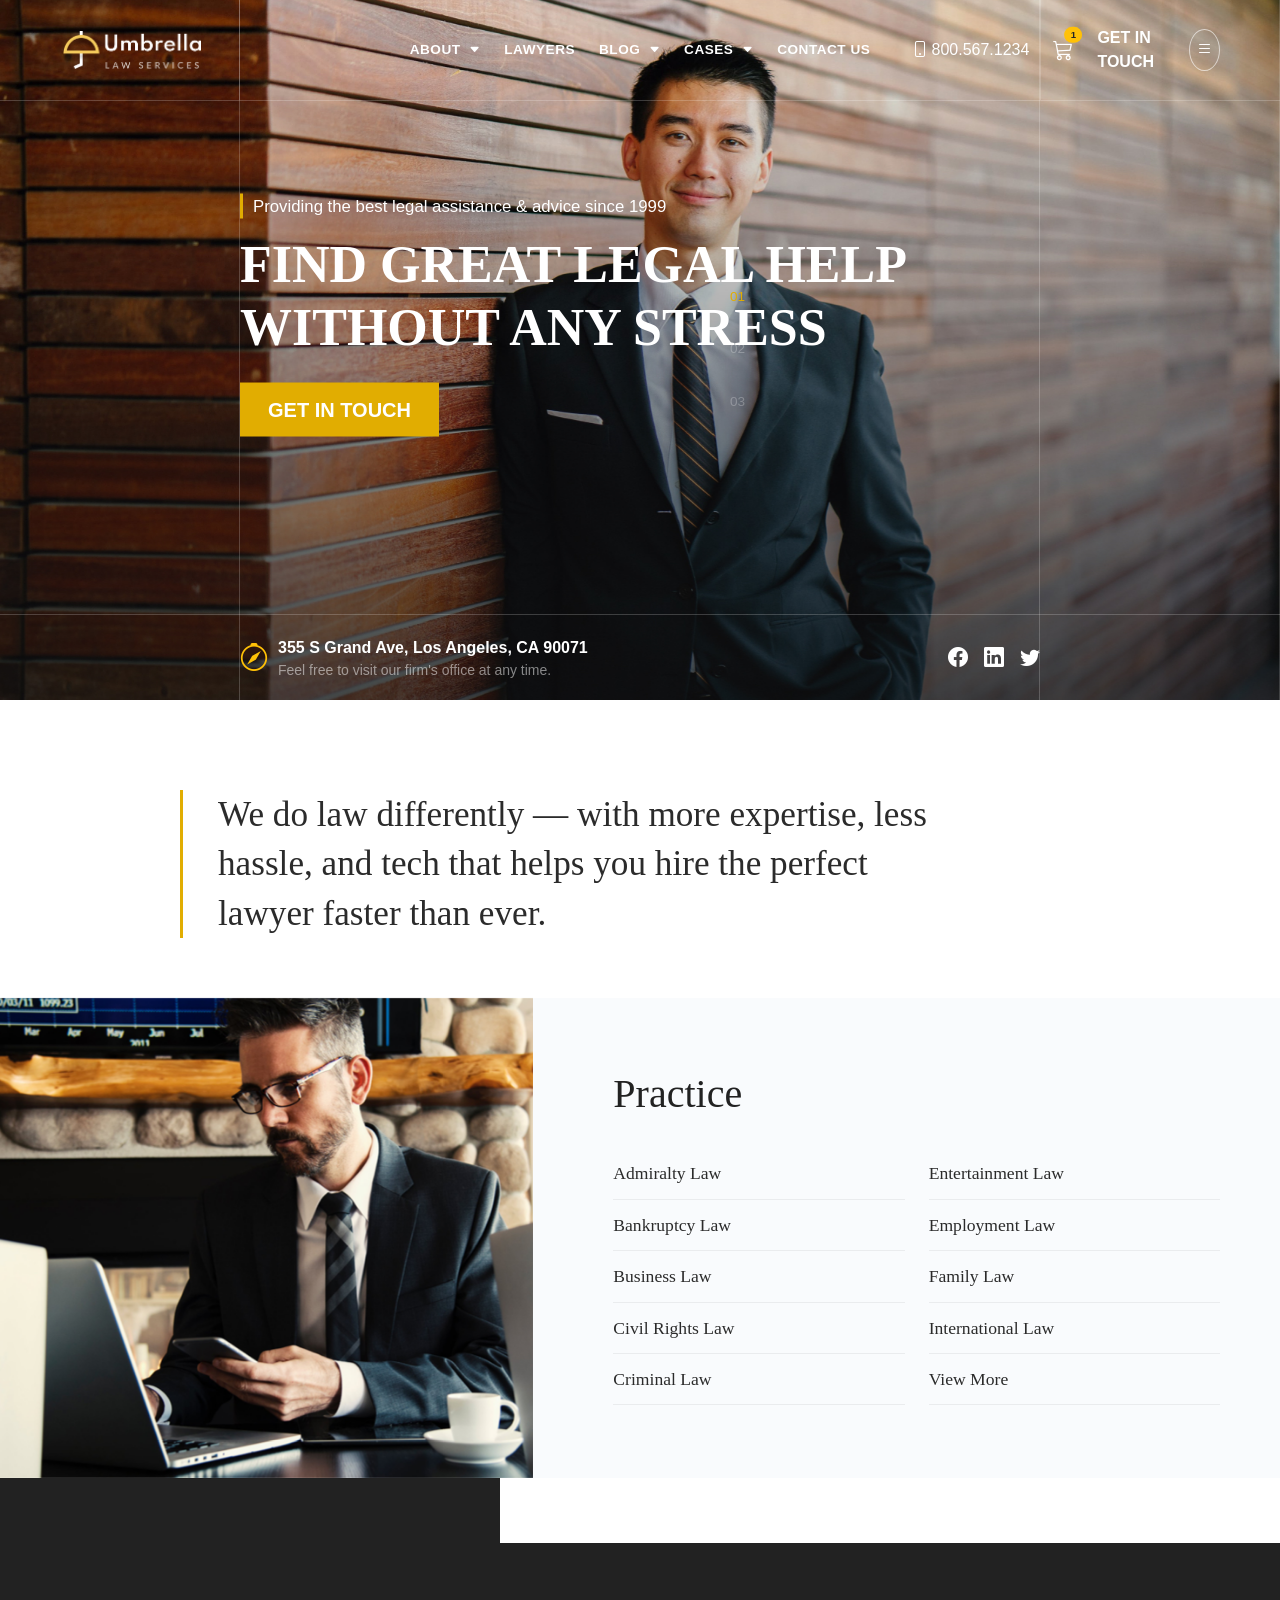
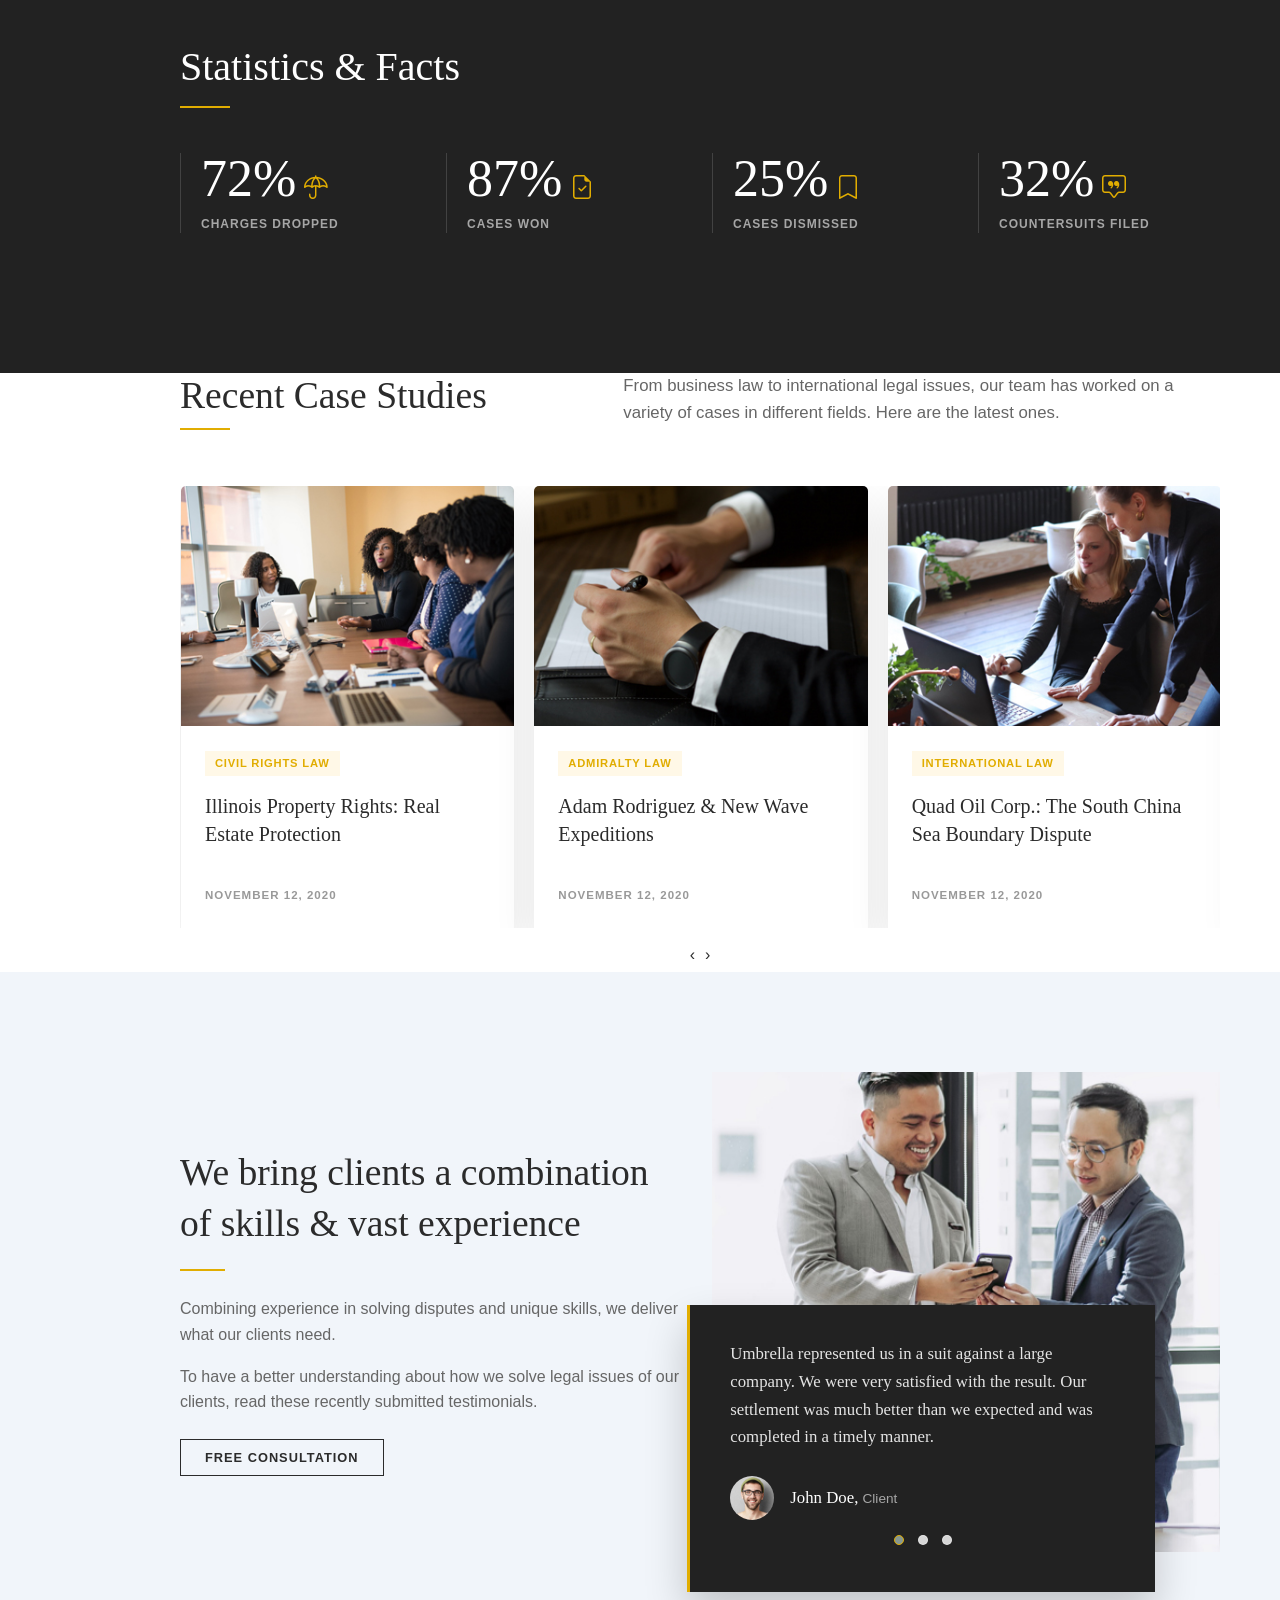
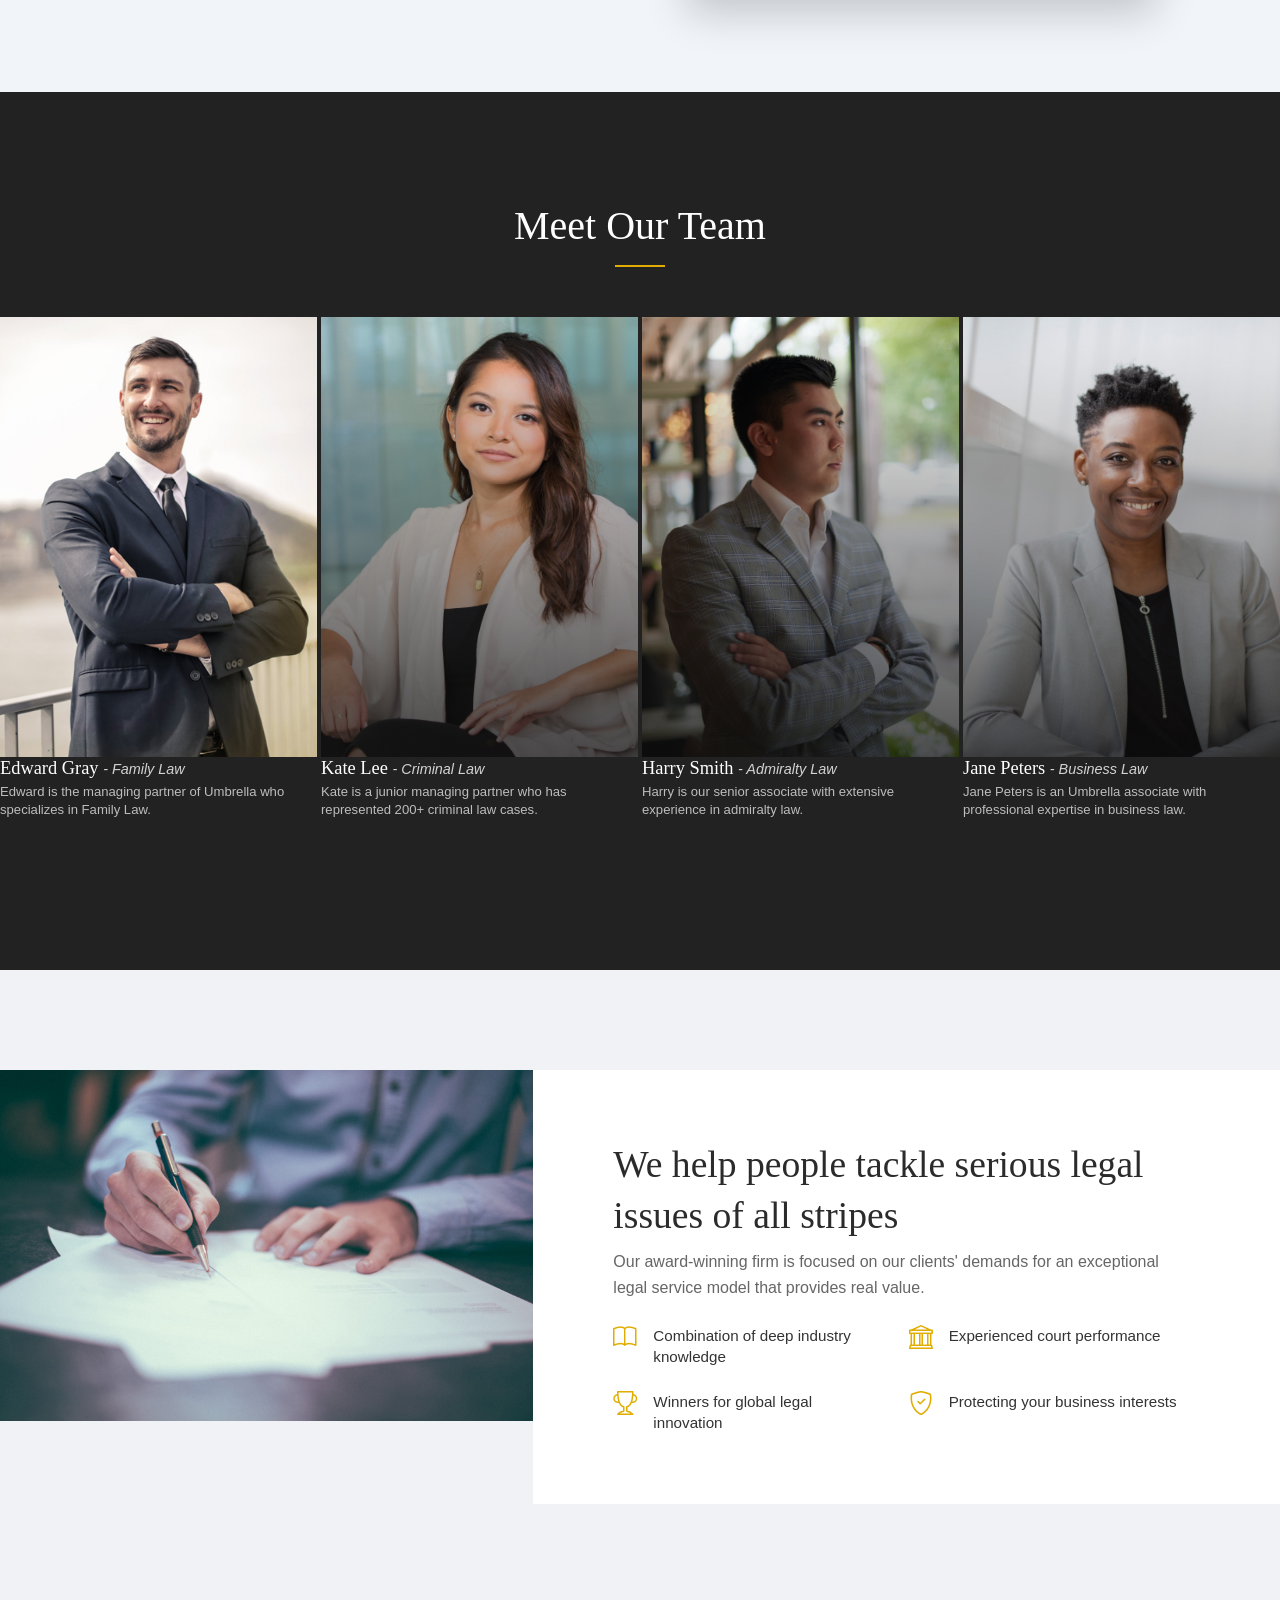
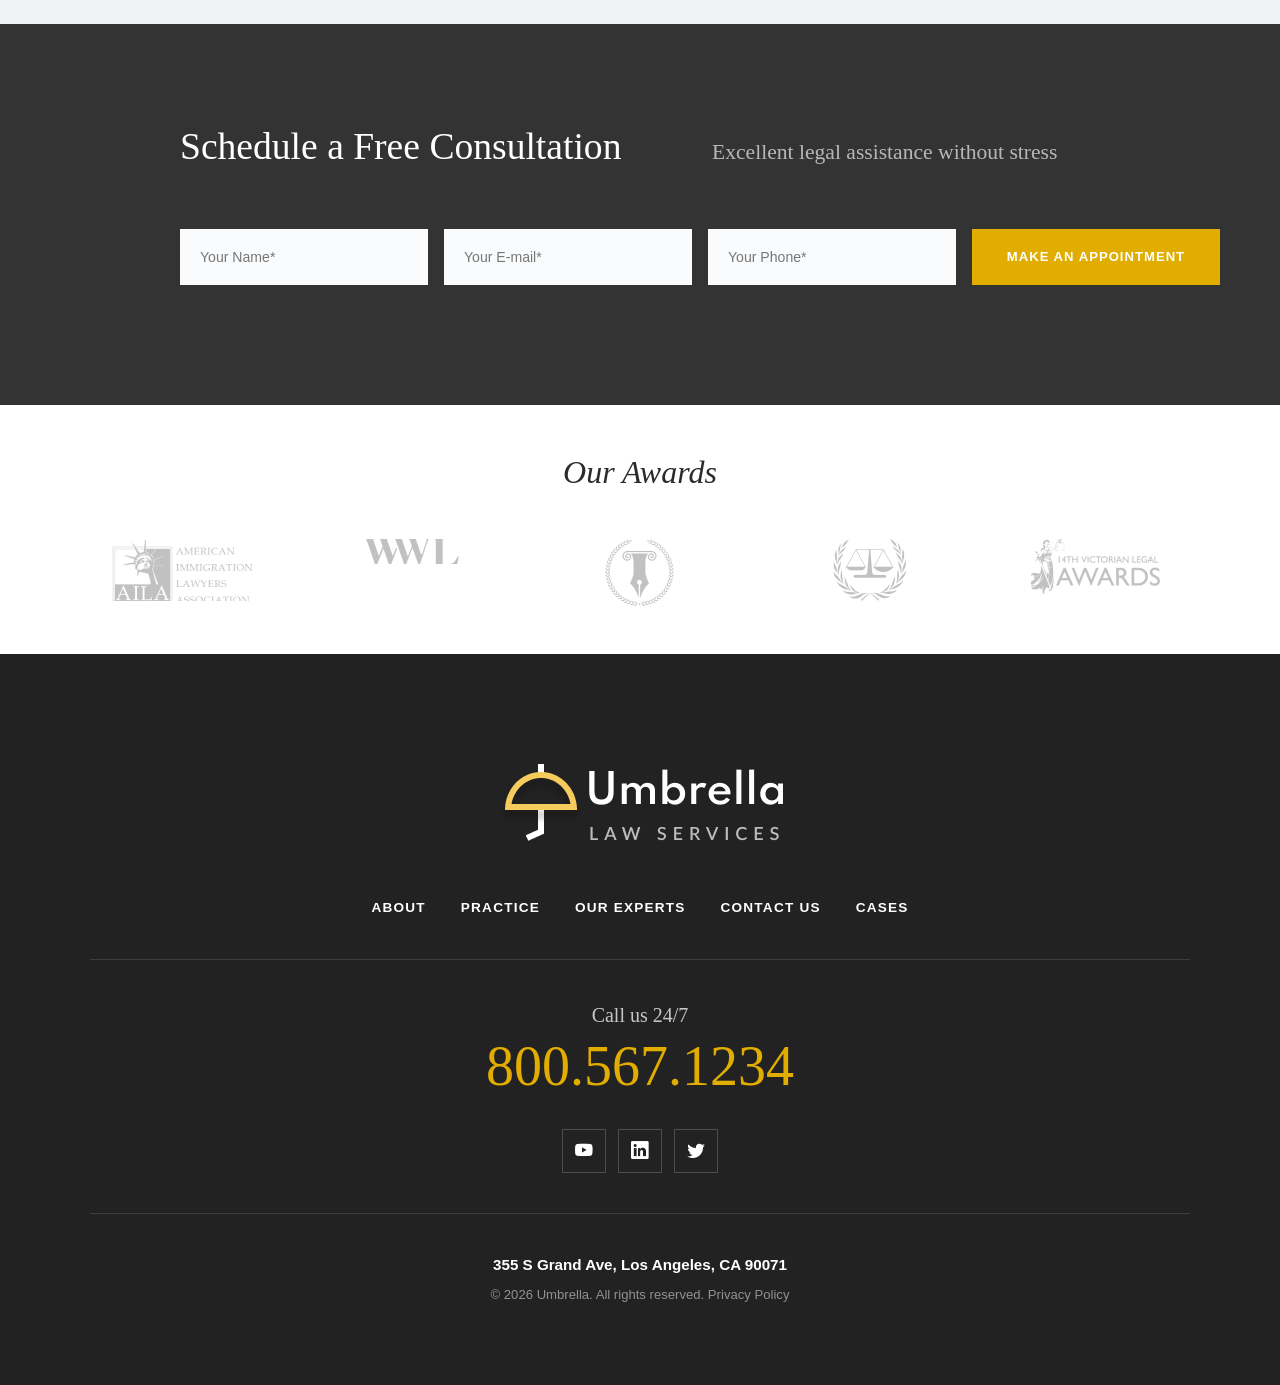
<file: index.html>
<!doctype html>
<html lang="en">
  <head>
    <meta charset="utf-8">
    <meta name="viewport" content="width=device-width, initial-scale=1">
    <title>Umbrella - Law Consulting</title>
    <link rel="stylesheet" href="https://cdn.jsdelivr.net/npm/bootstrap-icons@1.11.3/font/bootstrap-icons.min.css">
    <link href="https://cdn.jsdelivr.net/npm/bootstrap@5.3.8/dist/css/bootstrap.min.css" rel="stylesheet">
    <link rel="stylesheet" href="./style/main.css">
    <link rel="stylesheet" href="https://cdnjs.cloudflare.com/ajax/libs/OwlCarousel2/2.3.4/assets/owl.carousel.min.css">
    <link rel="stylesheet" href="https://cdnjs.cloudflare.com/ajax/libs/OwlCarousel2/2.3.4/assets/owl.theme.default.min.css">
  </head>
  <body>
<!-- header -->
    <header class="site-header" id="siteHeader" >
      <div class="container-fluid h-100">
        <div class="d-flex align-items-center justify-content-between h-100">
          <!-- 1. ლოგო, მარცხენა მხარეს  -->
          <div class="header-group header-brand">
            <a href="index.html" class="d-flex align-items-center text-decoration-none text-white">
              <img src="./images/logo-inverse-285x77.png" alt="Umbrella Law Services" class="header-logo">
            </a>
          </div>
          <!-- 2. ცენტეალური მენიუ -->
          <div class="header-group header-nav">
            <nav>
              <ul class="navbar-nav flex-row gap-4 mb-0">
                <li class="nav-item dropdown">
                  <a class="nav-link" href="about.html">
                    ABOUT
                    <span class="dropdown-toggle-caret" id="aboutDropdown" data-bs-toggle="dropdown" aria-expanded="false">
                      <i class="bi bi-caret-down-fill"></i>
                    </span>
                  </a>
                  <ul class="dropdown-menu custom-dropdown" aria-labelledby="aboutDropdown">
                    <li><a class="dropdown-item" href="team.html">Team Member</a></li>
                  </ul>
                </li>
                <li class="nav-item">
                  <a class="nav-link" href="lawyers.html">LAWYERS</a>
                </li>
                <li class="nav-item dropdown">
                  <a class="nav-link" href="blog.html">
                    BLOG
                    <span class="dropdown-toggle-caret" id="blogDropdown" data-bs-toggle="dropdown" aria-expanded="false">
                      <i class="bi bi-caret-down-fill"></i>
                    </span>
                  </a>
                  <ul class="dropdown-menu custom-dropdown" aria-labelledby="blogDropdown">
                    <li><a class="dropdown-item" href="blog.html">Blog post</a></li>
                  </ul>
                </li>
                <li class="nav-item dropdown">
                  <a class="nav-link" href="cases.html">
                    CASES
                    <span class="dropdown-toggle-caret" id="casesDropdown" data-bs-toggle="dropdown" aria-expanded="false">
                      <i class="bi bi-caret-down-fill"></i>
                    </span>
                  </a>
                  <ul class="dropdown-menu custom-dropdown" aria-labelledby="casesDropdown">
                    <li><a class="dropdown-item" href="cases.html">Case page</a></li>
                  </ul>
                </li>
                <li class="nav-item">
                  <a class="nav-link" href="contact.html">CONTACT US</a>
                </li>
              </ul>
            </nav>
          </div>
          <!-- 3. ჰამბურგერ მენიუ -->
          <div class="header-group header-actions">
            <div class="d-flex align-items-center gap-4">
              <a href="tel:8005671234" class="text-white text-decoration-none d-none d-lg-flex align-items-center gap-1">
                <i class="bi bi-phone"></i> <span>800.567.1234</span>
              </a>
              <a href="cart.html" class="position-relative text-white">
                <i class="bi bi-cart3 fs-5"></i>
                <span class="position-absolute top-0 start-100 translate-middle badge rounded-pill bg-warning text-dark" style="font-size: 0.6rem;">1</span>
              </a>
              <a href="contact.html" class="text-white text-decoration-none fw-bold d-none d-lg-inline">GET IN TOUCH</a>
              <button class="hamburger-btn" aria-label="Toggle menu">
                <i class="bi bi-list"></i>
              </button>
            </div>
          </div>
        </div>
      </div>
    </header>
    <!-- 1st section home page with 3 slider -->
<section class="hero-section">
  <!-- კარუსელი -->
  <div id="carouselExampleIndicators" class="carousel slide" data-bs-ride="carousel">
    <!-- დავამატე ციფრები, ხაზების მაგივრად -->
    <div class="carousel-indicators custom-num-indicators">
      <button type="button" data-bs-target="#carouselExampleIndicators" data-bs-slide-to="0" class="active" aria-current="true" aria-label="Slide 1">01</button>
      <button type="button" data-bs-target="#carouselExampleIndicators" data-bs-slide-to="1" aria-label="Slide 2">02</button>
      <button type="button" data-bs-target="#carouselExampleIndicators" data-bs-slide-to="2" aria-label="Slide 3">03</button>
    </div>
<!-- ფოტოები -->
    <div class="carousel-inner">
      <div class="carousel-item active">
        <img src="./images/hero-img-man.jpg" class="d-block w-100" alt="Professional lawyer">
      </div>
      <div class="carousel-item">
        <img src="./images/hero-img-hand.jpg" class="d-block w-100" alt="Signing a document">
      </div>
      <div class="carousel-item">
        <img src="./images/hero-img-desk.jpg" class="d-block w-100" alt="Working at a desk">
      </div>
    </div>
  </div>

  <!-- ვერტიკალური და ფორიზონტალური ხაზები -->
  <div class="hero-grid-overlay">
    <div class="hero-grid-box"></div>
    <div class="hero-grid-box"></div>
    <div class="hero-grid-box right-box"></div>
  </div>
  <div class="hero-line-top"></div>
  <div class="hero-line-bottom"></div>

  <!-- სათაური და button  -->
  <div class="hero-content">
    <div class="hero-badge">Providing the best legal assistance &amp; advice since 1999</div>
    <h1 class="hero-title">FIND GREAT LEGAL HELP<br>WITHOUT ANY STRESS</h1>
    <a href="contact.html" class="btn btn-warning btn-lg fw-bold rounded-0 mt-3">GET IN TOUCH</a>
  </div>

  <!-- მისამართი და სოცმედია icons -->
  <div class="hero-bottom-bar">
    <div class="address-box">
      <i class="bi bi-compass fs-3 text-warning"></i>
      <div>
        <div class="fw-bold text-white">355 S Grand Ave, Los Angeles, CA 90071</div>
        <div class="text-white-50 small">Feel free to visit our firm's office at any time.</div>
      </div>
    </div>
    <div class="social-box">
      <a href="about.html" class="text-white"><i class="bi bi-facebook fs-5"></i></a>
      <a href="about.html" class="text-white ms-3"><i class="bi bi-linkedin fs-5"></i></a>
      <a href="about.html" class="text-white ms-3"><i class="bi bi-twitter fs-5"></i></a>
    </div>
  </div>
</section>

<!-- 2nd section სათაური      -->
<section class="quote-section">
  <div class="quote-container">
    <p class="quote-text">
      We do law differently — with more expertise, less <br> hassle, and tech that helps you hire the perfect <br> lawyer faster than ever.
    </p>
  </div>
</section>

<!-- 3rd secction practice -->

<section class="practice-section">
  <div class="container-fluid p-0">
    <div class="row g-0 align-items-stretch">
      
      <!-- ფოტო -->
      <div class="col-lg-5 practice-animate">
        <img src="./images/man-in-suit-with-phone.jpg" class="practice-img" alt="Lawyer working on laptop">
      </div>

      <!-- ჩამონათვალი  -->
      <div class="col-lg-7 practice-content-col practice-animate">
        <div class="practice-content-inner">
          <h2 class="practice-title">Practice</h2>
          
          <div class="row g-4">
            <div class="col-md-6">
              <ul class="practice-list">
                <li><a href="cases.html">Admiralty Law</a></li>
                <li><a href="cases.html">Bankruptcy Law</a></li>
                <li><a href="cases.html">Business Law</a></li>
                <li><a href="cases.html">Civil Rights Law</a></li>
                <li><a href="cases.html">Criminal Law</a></li>
              </ul>
            </div>
            <div class="col-md-6">
              <ul class="practice-list">
                <li><a href="cases.html">Entertainment Law</a></li>
                <li><a href="cases.html">Employment Law</a></li>
                <li><a href="cases.html">Family Law</a></li>
                <li><a href="cases.html">International Law</a></li>
                <li><a href="cases.html">View More</a></li>
              </ul>
            </div>
          </div>
        </div>
      </div>

    </div>
  </div>

  <!-- შავი მართკთხედი -->
  <div class="dark-rectangle-bar"></div>
</section>

<!-- 4th section სტატისტიკა -->
<section class="stats-section">
  <div class="stats-container">
<!-- სათაური -->
    <div class="stats-header">
      <h2 class="stats-title">Statistics &amp; Facts</h2>
    </div>
  <!-- ქარდები -->
    <div class="row g-4">
      <!-- Stat 1 -->
      <div class="col-6 col-lg-3">
        <div class="stat-box">
          <div class="stat-number">
            72% <i class="bi bi-umbrella"></i>
          </div>
          <div class="stat-label">CHARGES DROPPED</div>
        </div>
      </div>
      <!-- Stat 2 -->
      <div class="col-6 col-lg-3">
        <div class="stat-box">
          <div class="stat-number">
            87% <i class="bi bi-file-earmark-check"></i>
          </div>
          <div class="stat-label">CASES WON</div>
        </div>
      </div>
      <!-- Stat 3 -->
      <div class="col-6 col-lg-3">
        <div class="stat-box">
          <div class="stat-number">
            25% <i class="bi bi-bookmark"></i>
          </div>
          <div class="stat-label">CASES DISMISSED</div>
        </div>
      </div>
      <!-- Stat 4 -->
      <div class="col-6 col-lg-3">
        <div class="stat-box">
          <div class="stat-number">
            32% <i class="bi bi-chat-square-quote"></i>
          </div>
          <div class="stat-label">COUNTERSUITS FILED</div>
        </div>
      </div>
    </div>
  </div>
</section>

<!-- 5th section მინდინარე ქეისები -->
<section class="case-studies-section">
  <div class="case-studies-container">
    
    <!-- Section Header -->
    <div class="row align-items-start mb-5">
      <div class="col-md-5">
        <h2 class="section-title mb-2">Recent Case Studies</h2>
      </div>
      <div class="col-md-7">
        <p class="section-description mb-0">
          From business law to international legal issues, our team has worked on a variety of cases in different fields. Here are the latest ones.
        </p>
      </div>
    </div>

    <!-- Cards Carousel (Owl Carousel) -->
    <div class="case-studies-carousel owl-carousel owl-theme">
      
      <!-- Slide 1 -->
      <div class="item">
        <div class="card case-card">
          <img src="./images/1st card.jpg" class="card-img-top" alt="Case Study 1">
          <div class="card-body p-4">
            <span class="case-category">CIVIL RIGHTS LAW</span>
            <h5 class="case-title">Illinois Property Rights: Real Estate Protection</h5>
            <div class="case-date">NOVEMBER 12, 2020</div>
          </div>
        </div>
      </div>

      <!-- Slide 2 -->
      <div class="item">
        <div class="card case-card">
          <img src="./images/2nd card.jpg" class="card-img-top" alt="Case Study 2">
          <div class="card-body p-4">
            <span class="case-category">ADMIRALTY LAW</span>
            <h5 class="case-title">Adam Rodriguez &amp; New Wave Expeditions</h5>
            <div class="case-date">NOVEMBER 12, 2020</div>
          </div>
        </div>
      </div>

      <!-- Slide 3 -->
      <div class="item">
        <div class="card case-card">
          <img src="./images/3rd card.jpg" class="card-img-top" alt="Case Study 3">
          <div class="card-body p-4">
            <span class="case-category">INTERNATIONAL LAW</span>
            <h5 class="case-title">Quad Oil Corp.: The South China Sea Boundary Dispute</h5>
            <div class="case-date">NOVEMBER 12, 2020</div>
          </div>
        </div>
      </div>

      <!-- Slide 4 -->
      <div class="item">
        <div class="card case-card">
          <img src="./images/4th card.jpg" class="card-img-top" alt="Case Study 4">
          <div class="card-body p-4">
            <span class="case-category">INTELLECTUAL PROPERTY</span>
            <h5 class="case-title">Tech Startup Patent Infringement Defense</h5>
            <div class="case-date">NOVEMBER 12, 2020</div>
          </div>
        </div>
      </div>

    </div>
  </div>
</section>
<!-- 6th section testimonials -->
<section class="about-testimonials-section">
  <div class="testimonials-container">
    <div class="row align-items-center">
      <!-- მარცხენა მხარე ტექსტი და სათაური -->
      <div class="col-lg-6 mb-5 mb-lg-0">
        <h2 class="testimonials-heading">We bring clients a combination of skills &amp; vast experience</h2>
        <p class="testimonials-desc mb-3">Combining experience in solving disputes and unique skills, we deliver what our clients need.</p>
        <p class="testimonials-desc mb-4">To have a better understanding about how we solve legal issues of our clients, read these recently submitted testimonials.</p>
        <a href="contact.html" class="btn btn-outline-dark rounded-0 px-4 py-2 text-uppercase fw-semibold btn-consultation">FREE CONSULTATION</a>
      </div>
      <!-- მარჯვენა მხარე ფოტო ფა ცარუსელი -->
      <div class="col-lg-6 testimonials-img-col position-relative">
        <img src="./images/two-men-watching-phone.jpg" alt="Team collaborating" class="testimonials-img">

        <!-- ცლიენტების კარუსელი -->
        <div class="testimonial-overlay-box">
          <div class="owl-carousel owl-theme testimonial-slider">
            
            <!-- Slide 1 -->
            <div class="item">
              <p class="testimonial-text">
                Umbrella represented us in a suit against a large company. We were very satisfied with the result. Our settlement was much better than we expected and was completed in a timely manner.
              </p>
              <div class="d-flex align-items-center">
                <img src="./images/John Smith, Client.jpg" alt="John Doe" class="testimonials-client-avatar me-3">
                <div>
                  <h6 class="testimonials-client-name mb-0">John Doe, <span class="testimonials-client-title">Client</span></h6>
                </div>
              </div>
            </div>

            <!-- Slide 2 -->
            <div class="item">
              <p class="testimonial-text">
                I received great results when utilizing the legal services of Umbrella. They understood my circumstances and were able to get me the results I wanted.
              </p>
              <div class="d-flex align-items-center">
                <img src="./images/Jane Smith,Client.jpg" alt="Sarah Smith" class="testimonials-client-avatar me-3">
                <div>
                  <h6 class="testimonials-client-name mb-0">Sarah Smith, <span class="testimonials-client-title">Client</span></h6>
                </div>
              </div>
            </div>

            <!-- Slide 3 -->
            <div class="item">
              <p class="testimonial-text">
                Umbrella Law Firm was great to work with. Their team set expectations from the beginning and answered my many questions throughout the process.
              </p>
              <div class="d-flex align-items-center">
                <img src="./images/Edward Harrison, Client.jpg" alt="Michael Brown" class="testimonials-client-avatar me-3">
                <div>
                  <h6 class="testimonials-client-name mb-0">Michael Brown, <span class="testimonials-client-title">Client</span></h6>
                </div>
              </div>
            </div>
          </div>
        </div>
      </div>
    </div>
  </div>
</section>
<!-- 7th section ჯგუფის წევრების ქარდები -->
<section class="team-section">
  <div clსათაურიainer">
    <!-- სათაური -->
    <div class="team-header text-center">
      <h2 class="team-title">Meet Our Team</h2>
    </div>
    <!-- ქარდები -->
    <div class="row row-cols-1 row-cols-md-2 row-cols-lg-4 g-1">
      <!-- Team Member 1 -->
      <div class="col">
        <div class="card team-card">
          <img src="./images/team member-1.jpg" class="card-img" alt="Edward Gray">
          <div class="team-overlay">
            <h5 class="team-name">Edward Gray <span class="team-role">- Family Law</span></h5>
            <p class="team-desc">Edward is the managing partner of Umbrella who specializes in Family Law.</p>
          </div>
          <div class="team-hover-arrow">&rarr;</div>
        </div>
      </div>

      <!-- Team Member 2 -->
      <div class="col">
        <div class="card team-card">
          <img src="./images/team member-2.jpg" class="card-img" alt="Kate Lee">
          <div class="team-overlay">
            <h5 class="team-name">Kate Lee <span class="team-role">- Criminal Law</span></h5>
            <p class="team-desc">Kate is a junior managing partner who has represented 200+ criminal law cases.</p>
          </div>
          <div class="team-hover-arrow">&rarr;</div>
        </div>
      </div>

      <!-- Team Member 3 -->
      <div class="col">
        <div class="card team-card">
          <img src="./images/team member-3.jpg" class="card-img" alt="Harry Smith">
          <div class="team-overlay">
            <h5 class="team-name">Harry Smith <span class="team-role">- Admiralty Law</span></h5>
            <p class="team-desc">Harry is our senior associate with extensive experience in admiralty law.</p>
          </div>
          <div class="team-hover-arrow">&rarr;</div>
        </div>
      </div>

      <!-- Team Member 4 -->
      <div class="col">
        <div class="card team-card">
          <img src="./images/team member-4.jpg" class="card-img" alt="Jane Peters">
          <div class="team-overlay">
            <h5 class="team-name">Jane Peters <span class="team-role">- Business Law</span></h5>
            <p class="team-desc">Jane Peters is an Umbrella associate with professional expertise in business law.</p>
          </div>
          <div class="team-hover-arrow">&rarr;</div>
        </div>
      </div>

    </div>
  </div>
</section>
<!-- 8th სექცია -->
<section class="legal-issues-section">
  <div class="container-fluid p-0">
    <div class="row g-0 align-items-stretch">
      
      <!-- ფოტო -->
      <div class="col-lg-5">
        <img src="./images/signature.jpg" class="legal-img" alt="Signing a document">
      </div>

      <!-- ტექსტი -->
      <div class="col-lg-7">
        <div class="legal-content-box">
          <h2 class="legal-title">We help people tackle serious legal issues of all stripes</h2>
          <p class="legal-desc mb-4">
            Our award-winning firm is focused on our clients' demands for an exceptional legal service model that provides real value.
          </p>
<!-- აიქონები, ოთხი მოკლე სათაური -->
          <div class="row g-4">
            <div class="col-sm-6 d-flex align-items-start gap-3">
              <i class="bi bi-book legal-icon"></i>
              <span class="legal-feature-text">Combination of deep industry knowledge</span>
            </div>
            <div class="col-sm-6 d-flex align-items-start gap-3">
              <i class="bi bi-bank legal-icon"></i>
              <span class="legal-feature-text">Experienced court performance</span>
            </div>
            <div class="col-sm-6 d-flex align-items-start gap-3">
              <i class="bi bi-trophy legal-icon"></i>
              <span class="legal-feature-text">Winners for global legal innovation</span>
            </div>
            <div class="col-sm-6 d-flex align-items-start gap-3">
              <i class="bi bi-shield-check legal-icon"></i>
              <span class="legal-feature-text">Protecting your business interests</span>
            </div>
          </div>
        </div>
      </div>
    </div>
  </div>
</section>

<!-- 9th section სარეგისტრაციო ფორმა -->
<section class="consultation-section">
  <div class="consultation-container">
    
    <!-- Header -->
    <div class="row align-items-center mb-5">
      <div class="col-lg-6 mb-3 mb-lg-0">
        <h2 class="consultation-title">Schedule a Free Consultation</h2>
      </div>
      <div class="col-lg-6">
        <p class="consultation-subtitle">Excellent legal assistance without stress</p>
      </div>
    </div>

    <!-- Form -->
    <form class="row g-3" novalidate>
      <div class="col-md-3">
        <input type="text" class="form-control consultation-input" placeholder="Your Name*" required>
      </div>
      <div class="col-md-3">
        <input type="email" class="form-control consultation-input" placeholder="Your E-mail*" required>
      </div>
      <div class="col-md-3">
        <input type="tel" class="form-control consultation-input" placeholder="Your Phone*" required>
      </div>
      <div class="col-md-3">
        <button type="submit" class="btn consultation-btn w-100">MAKE AN APPOINTMENT</button>
      </div>
    </form>

  </div>
</section>
<!-- 10th section ჯილოდები -->
    <section class="py-5 text-center bg-white">
      <div class="container">
        <h2 class="fst-italic mb-5">Our Awards</h2>

        <div class="owl-carousel owl-theme" id="awards-carousel">
          <div class="item">
            <img src="./images/statue-award.png" alt="Award 1" class="img-fluid mx-auto" style="max-height: 100px; width: auto;">
          </div>
          <div class="item">
            <img src="./images/wwl-award.png" alt="Award 2" class="img-fluid mx-auto" style="max-height: 100px; width: auto;">
          </div>
          <div class="item">
            <img src="./images/pen-award.png" alt="Award 3" class="img-fluid mx-auto" style="max-height: 100px; width: auto;">
          </div>
          <div class="item">
            <img src="./images/scales-award.png" alt="Award 4" class="img-fluid mx-auto" style="max-height: 100px; width: auto;">
          </div>
          <div class="item">
            <img src="./images/victorian-award.png" alt="Award 5" class="img-fluid mx-auto" style="max-height: 100px; width: auto;">
          </div>
        </div>
      </div>
    </section>
<!--  footer -->
<footer class="site-footer text-center">
  <div class="container">
    
    <!-- Logo -->
    <a href="index.html" class="d-inline-block mb-4">
      <img src="./images/logo-inverse-285x77.png" alt="Umbrella Law Services">
    </a>

    <!-- ნავიგაციის ლინკები -->
    <ul class="footer-nav">
      <li><a href="about.html">ABOUT</a></li>
      <li><a href="#practice">PRACTICE</a></li>
      <li><a href="lawyers.html">OUR EXPERTS</a></li>
      <li><a href="contact.html">CONTACT US</a></li>
      <li><a href="cases.html">CASES</a></li>
    </ul>

   <!-- გამყოფი ხაზი -->
    <div class="footer-divider"></div>

    <!-- ტელეფონი -->
    <p class="footer-call-title">Call us 24/7</p>
    <h2 class="footer-phone">800.567.1234</h2>

    <!-- სოციალური ქსელის აიქონები -->
    <div class="footer-socials">
      <a href="#" class="social-btn" aria-label="YouTube"><i class="bi bi-youtube"></i></a>
      <a href="#" class="social-btn" aria-label="LinkedIn"><i class="bi bi-linkedin"></i></a>
      <a href="#" class="social-btn" aria-label="Twitter"><i class="bi bi-twitter"></i></a>
    </div>

    <!-- გამყოფი ხაზი -->
    <div class="footer-divider"></div>

    <!--მისამართი -->
    <p class="footer-address">355 S Grand Ave, Los Angeles, CA 90071</p>
    <p class="footer-copyright">
      &copy; 2026 Umbrella. All rights reserved. <a href="privacy.html">Privacy Policy</a>
    </p>

  </div>
</footer>



    <script src="https://cdnjs.cloudflare.com/ajax/libs/jquery/3.7.1/jquery.min.js"></script>
    <script src="https://cdnjs.cloudflare.com/ajax/libs/OwlCarousel2/2.3.4/owl.carousel.min.js"></script>
    <script src="https://cdn.jsdelivr.net/npm/bootstrap@5.3.8/dist/js/bootstrap.bundle.min.js">
    </script>
    <script src="./js/main.js"></script>
  </body>
</html>
</file>
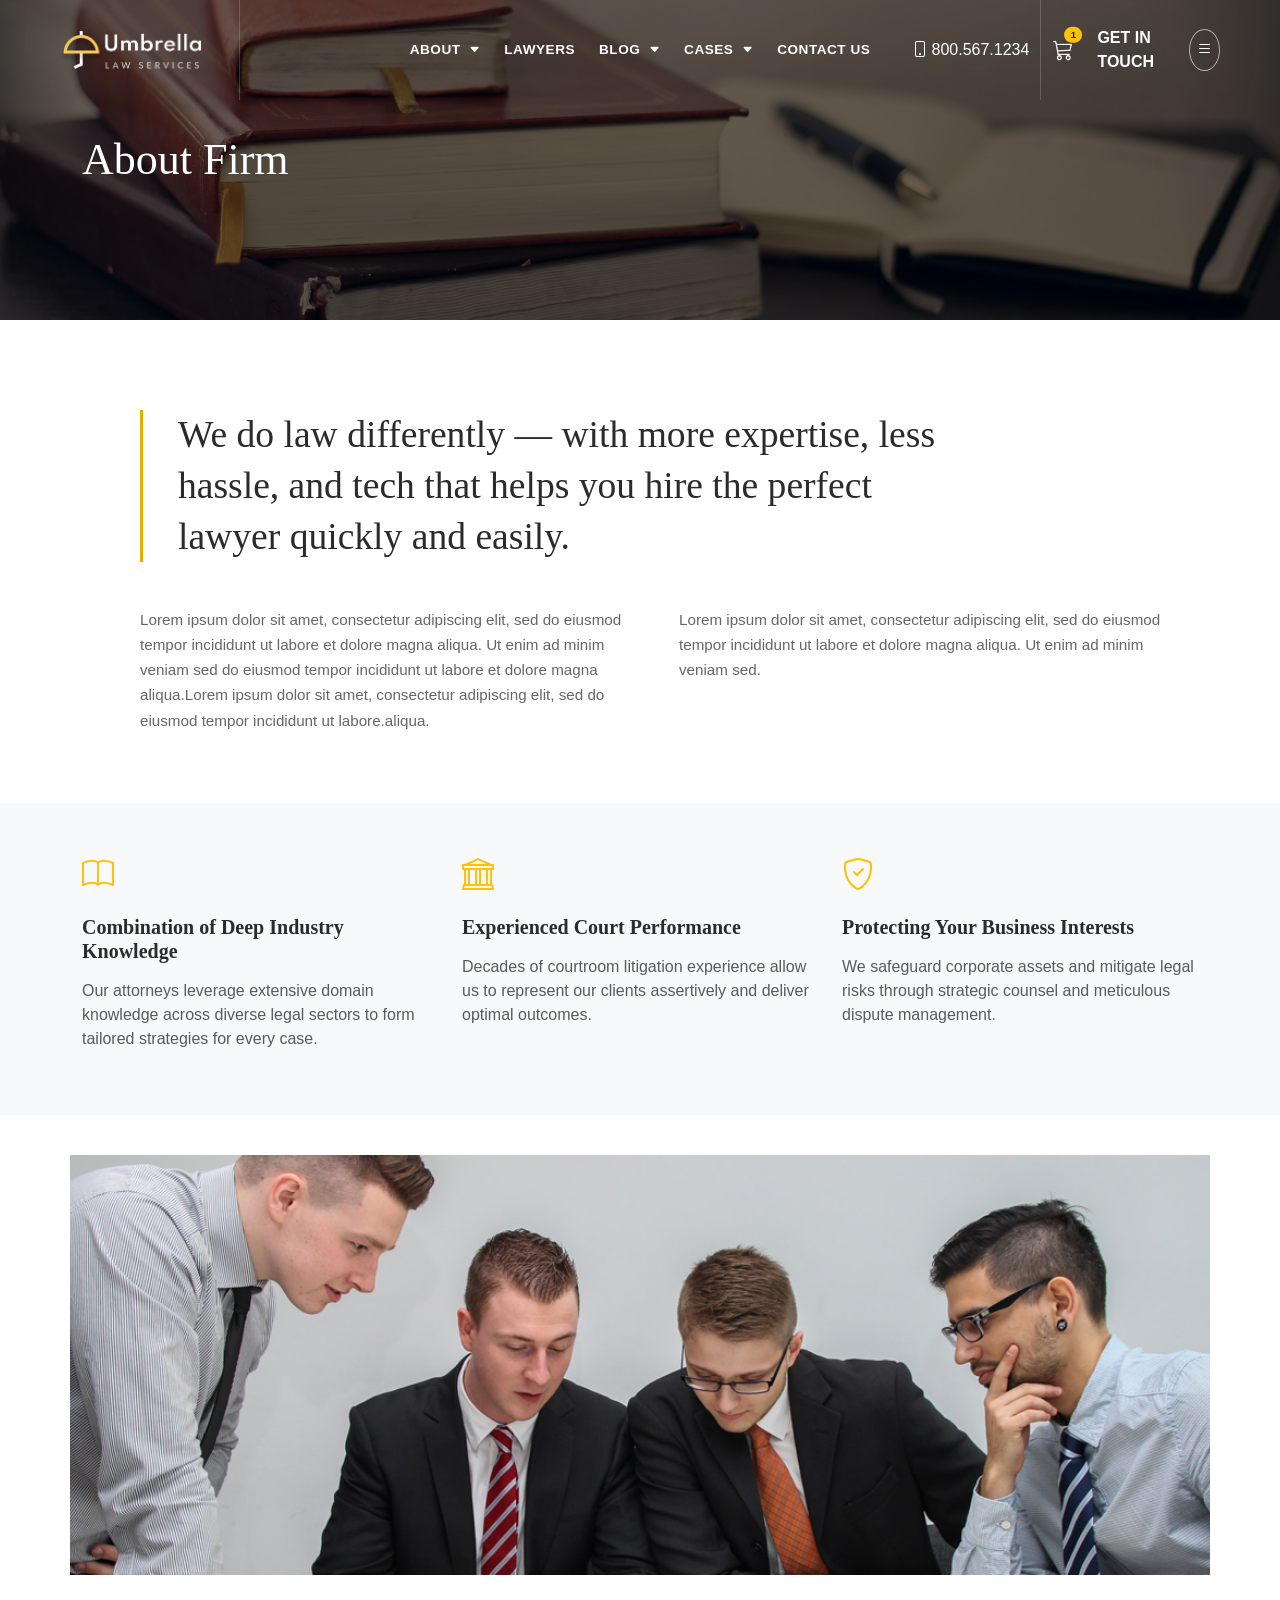
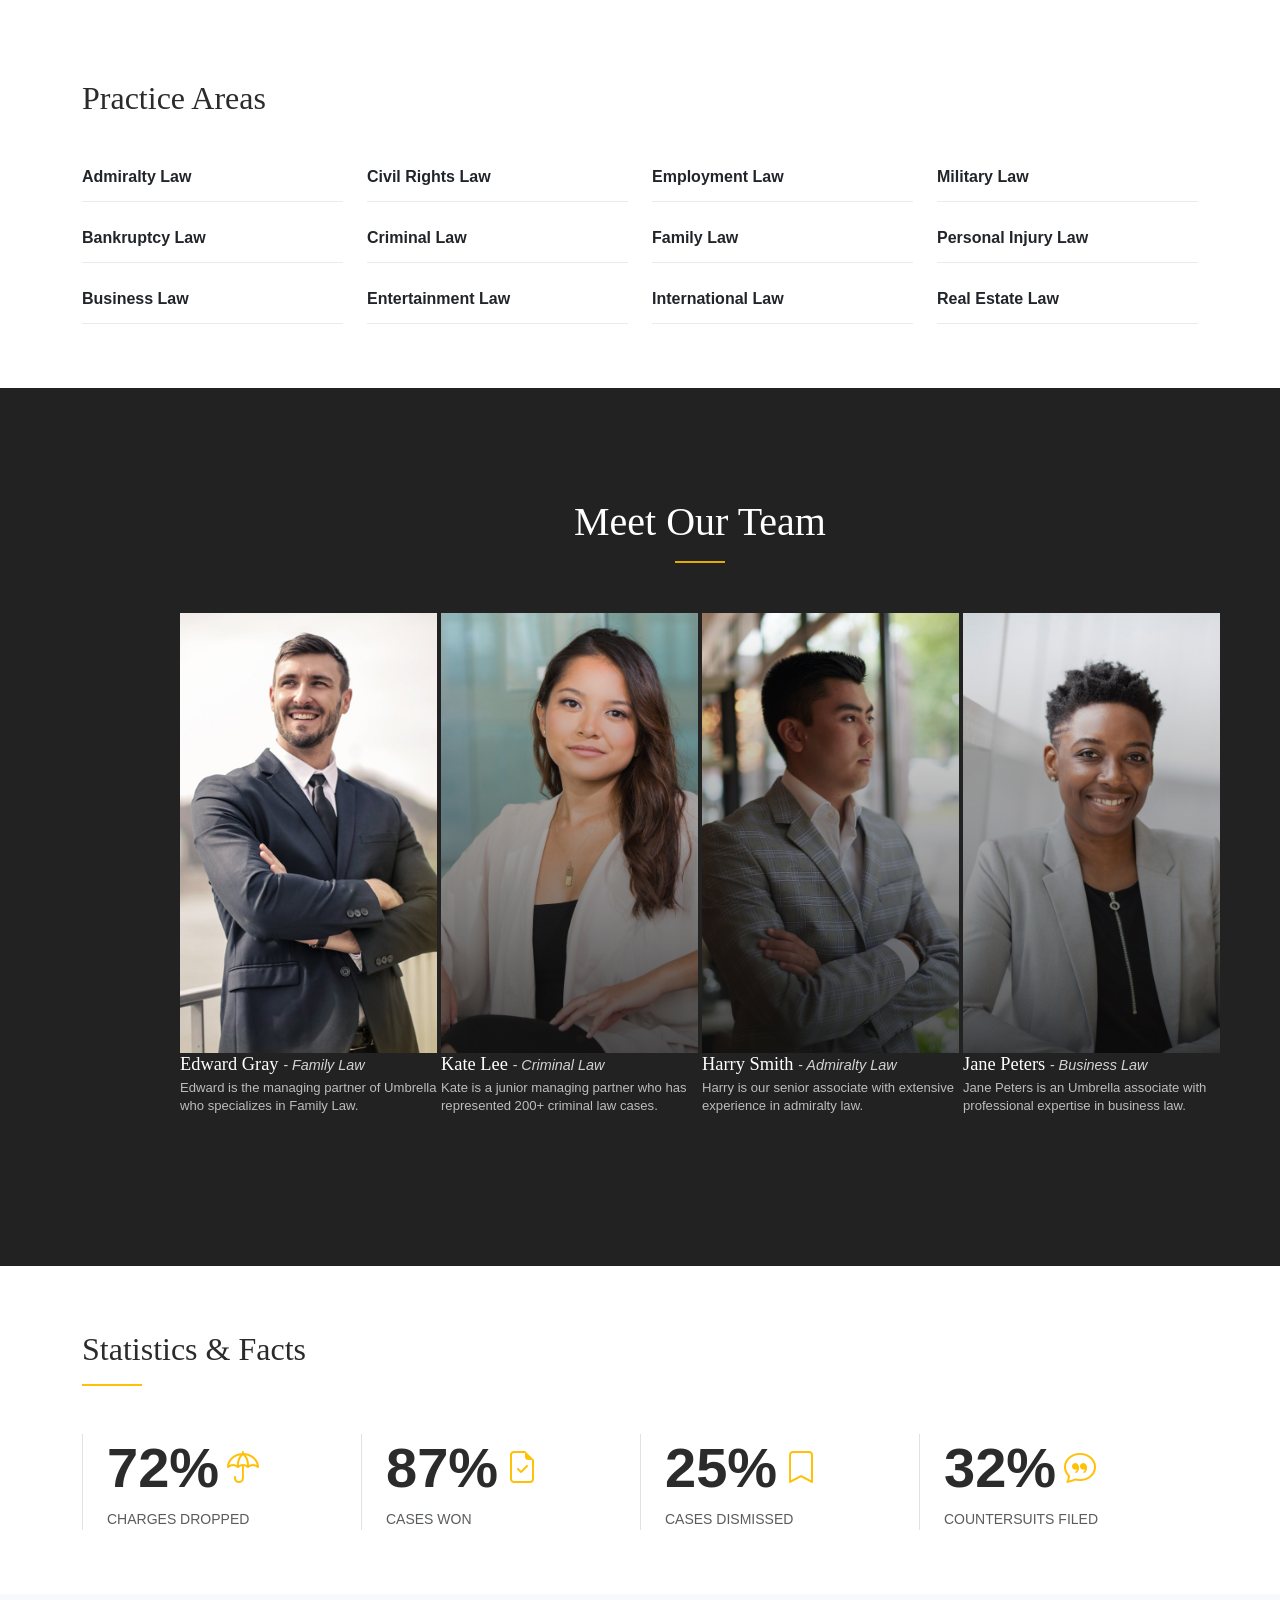
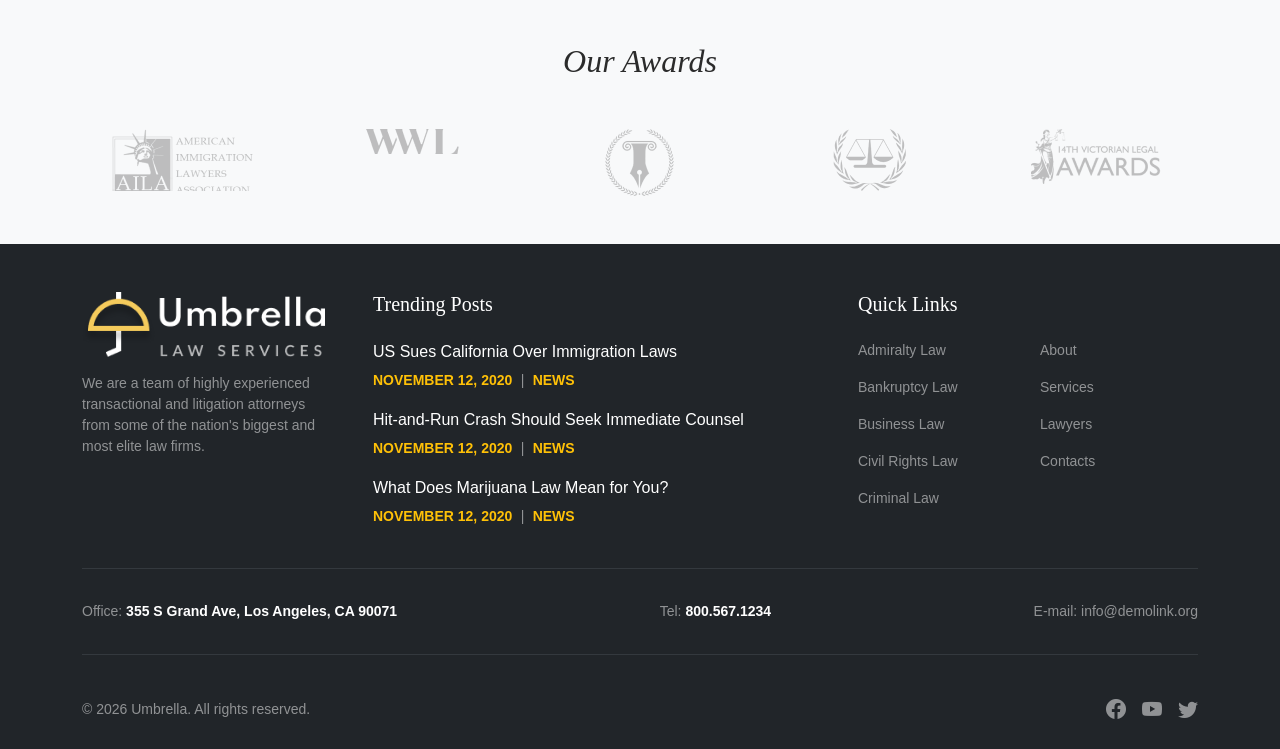
<file: about.html>
<!DOCTYPE html>
<html lang="en">
<head>
    <meta charset="UTF-8">
    <meta name="viewport" content="width=device-width, initial-scale=1.0">
    <title>About Us - Umbrella Law Services</title>
    <link rel="stylesheet" href="https://cdn.jsdelivr.net/npm/bootstrap-icons@1.11.3/font/bootstrap-icons.min.css">
    <link href="https://cdn.jsdelivr.net/npm/bootstrap@5.3.8/dist/css/bootstrap.min.css" rel="stylesheet">
    <link rel="stylesheet" href="./style/main.css">
    <link rel="stylesheet" href="https://cdnjs.cloudflare.com/ajax/libs/OwlCarousel2/2.3.4/assets/owl.carousel.min.css">
    <link rel="stylesheet" href="https://cdnjs.cloudflare.com/ajax/libs/OwlCarousel2/2.3.4/assets/owl.theme.default.min.css">
</head>
<body>
    <!-- header -->
    <header class="site-header" id="siteHeader" >
      <div class="container-fluid h-100">
        <div class="d-flex align-items-center justify-content-between h-100">
          <!-- 1. ლოგო, მარცხენა მხარეს  -->
          <div class="header-group header-brand">
            <a href="index.html" class="d-flex align-items-center text-decoration-none text-white">
              <img src="./images/logo-inverse-285x77.png" alt="Umbrella Law Services" class="header-logo">
            </a>
          </div>
          <!-- 2. ცენტეალური მენიუ -->
          <div class="header-group header-nav">
            <nav>
              <ul class="navbar-nav flex-row gap-4 mb-0">
                <li class="nav-item dropdown">
                  <a class="nav-link" href="about.html">
                    ABOUT
                    <span class="dropdown-toggle-caret" id="aboutDropdown" data-bs-toggle="dropdown" aria-expanded="false">
                      <i class="bi bi-caret-down-fill"></i>
                    </span>
                  </a>
                  <ul class="dropdown-menu custom-dropdown" aria-labelledby="aboutDropdown">
                    <li><a class="dropdown-item" href="team.html">Team Member</a></li>
                  </ul>
                </li>
                <li class="nav-item">
                  <a class="nav-link" href="lawyers.html">LAWYERS</a>
                </li>
                <li class="nav-item dropdown">
                  <a class="nav-link" href="blog.html">
                    BLOG
                    <span class="dropdown-toggle-caret" id="blogDropdown" data-bs-toggle="dropdown" aria-expanded="false">
                      <i class="bi bi-caret-down-fill"></i>
                    </span>
                  </a>
                  <ul class="dropdown-menu custom-dropdown" aria-labelledby="blogDropdown">
                    <li><a class="dropdown-item" href="blog.html">Blog post</a></li>
                  </ul>
                </li>
                <li class="nav-item dropdown">
                  <a class="nav-link" href="cases.html">
                    CASES
                    <span class="dropdown-toggle-caret" id="casesDropdown" data-bs-toggle="dropdown" aria-expanded="false">
                      <i class="bi bi-caret-down-fill"></i>
                    </span>
                  </a>
                  <ul class="dropdown-menu custom-dropdown" aria-labelledby="casesDropdown">
                    <li><a class="dropdown-item" href="cases.html">Case page</a></li>
                  </ul>
                </li>
                <li class="nav-item">
                  <a class="nav-link" href="contact.html">CONTACT US</a>
                </li>
              </ul>
            </nav>
          </div>
          <!-- 3. ჰამბურგერ მენიუ -->
          <div class="header-group header-actions">
            <div class="d-flex align-items-center gap-4">
              <a href="tel:8005671234" class="text-white text-decoration-none d-none d-lg-flex align-items-center gap-1">
                <i class="bi bi-phone"></i> <span>800.567.1234</span>
              </a>
              <a href="cart.html" class="position-relative text-white">
                <i class="bi bi-cart3 fs-5"></i>
                <span class="position-absolute top-0 start-100 translate-middle badge rounded-pill bg-warning text-dark" style="font-size: 0.6rem;">1</span>
              </a>
              <a href="contact.html" class="text-white text-decoration-none fw-bold d-none d-lg-inline">GET IN TOUCH</a>
              <button class="hamburger-btn" aria-label="Toggle menu">
                <i class="bi bi-list"></i>
              </button>
            </div>
          </div>
        </div>
      </div>
    </header>

    <!-- 1st section სათაური          -->
    <section class="page-title-hero">
    <img src="./images/books.jpg" alt="About Firm Background" class="page-title-bg">
    <div class="page-title-overlay"></div>
    <div class="container page-title-content">
      <h1 class="page-title-text">About Firm</h1>
    </div>
  </section>
    <!-- 3rd section ტექსტი -->
<section class="about-quote-section">
  <div class="quote-container">
    <h2 class="quote-title">
      We do law differently — with more expertise, less <br> hassle, and tech that helps you hire the perfect <br> lawyer quickly and easily.
    </h2>
    <div class="row g-5">
      <div class="col-md-6">
        <p>
          Lorem ipsum dolor sit amet, consectetur adipiscing elit, sed do eiusmod tempor incididunt ut labore et dolore magna aliqua. Ut enim ad minim veniam sed do eiusmod tempor incididunt ut labore et dolore magna aliqua.Lorem ipsum dolor sit amet, consectetur adipiscing elit, sed do eiusmod tempor incididunt ut labore.aliqua.
        </p>
      </div>
      <div class="col-md-6">
        <p>
          Lorem ipsum dolor sit amet, consectetur adipiscing elit, sed do eiusmod tempor incididunt ut labore et dolore magna aliqua. Ut enim ad minim veniam sed.
        </p>
      </div>
    </div>

  </div>
</section>
<!-- 4th  section -->
    <section class="py-5 bg-light">
      <div class="container">
        <div class="row g-4">
          <div class="col-md-4">
            <i class="bi bi-book text-warning fs-2 mb-3 d-block"></i>
            <h5 class="fw-bold mb-3">Combination of Deep Industry Knowledge</h5>
            <p class="text-muted">Our attorneys leverage extensive domain knowledge across diverse legal sectors to form tailored strategies for every case.</p>
          </div>
          <div class="col-md-4">
            <i class="bi bi-bank text-warning fs-2 mb-3 d-block"></i>
            <h5 class="fw-bold mb-3">Experienced Court Performance</h5>
            <p class="text-muted">Decades of courtroom litigation experience allow us to represent our clients assertively and deliver optimal outcomes.</p>
          </div>
          <div class="col-md-4">
            <i class="bi bi-shield-check text-warning fs-2 mb-3 d-block"></i>
            <h5 class="fw-bold mb-3">Protecting Your Business Interests</h5>
            <p class="text-muted">We safeguard corporate assets and mitigate legal risks through strategic counsel and meticulous dispute management.</p>
          </div>
        </div>
      </div>
    </section>
<!-- 5th section გუნდის ფოტო -->
<section class="about-banner-section">
  <div class="about-banner-container">
    <img src="./images/team-talk.jpg" alt="Team discussing a case">
  </div>
</section>
<!-- 6th section ჩამონათვალი -->
    <section class="py-5 bg-white">
      <div class="container py-3">
        <h2 class="fw-normal mb-5">Practice Areas</h2>
        <div class="row row-cols-1 row-cols-sm-2 row-cols-md-4 g-4">
          <div class="col"><a href="cases.html" class="practice-link text-decoration-none text-dark fw-semibold">Admiralty Law</a></div>
          <div class="col"><a href="cases.html" class="practice-link text-decoration-none text-dark fw-semibold">Civil Rights Law</a></div>
          <div class="col"><a href="cases.html" class="practice-link text-decoration-none text-dark fw-semibold">Employment Law</a></div>
          <div class="col"><a href="cases.html" class="practice-link text-decoration-none text-dark fw-semibold">Military Law</a></div>
          <div class="col"><a href="cases.html" class="practice-link text-decoration-none text-dark fw-semibold">Bankruptcy Law</a></div>
          <div class="col"><a href="cases.html" class="practice-link text-decoration-none text-dark fw-semibold">Criminal Law</a></div>
          <div class="col"><a href="cases.html" class="practice-link text-decoration-none text-dark fw-semibold">Family Law</a></div>
          <div class="col"><a href="cases.html" class="practice-link text-decoration-none text-dark fw-semibold">Personal Injury Law</a></div>
          <div class="col"><a href="cases.html" class="practice-link text-decoration-none text-dark fw-semibold">Business Law</a></div>
          <div class="col"><a href="cases.html" class="practice-link text-decoration-none text-dark fw-semibold">Entertainment Law</a></div>
          <div class="col"><a href="cases.html" class="practice-link text-decoration-none text-dark fw-semibold">International Law</a></div>
          <div class="col"><a href="cases.html" class="practice-link text-decoration-none text-dark fw-semibold">Real Estate Law</a></div>
        </div>
      </div>
    </section>
<!-- 6th section გუნდის ქარდები -->
    <section class="team-section">
  <div class="team-container">
    <div class="team-header text-center">
      <h2 class="team-title">Meet Our Team</h2>
      <div class="team-gold-line"></div>
    </div>
    <div class="row row-cols-1 row-cols-md-2 row-cols-lg-4 g-1">
      <div class="col">
        <div class="card team-card">
          <div class="team-img-wrapper">
            <img src="./images/team member-1.jpg" class="card-img" alt="Edward Gray">
          </div>
          <div class="team-overlay">
            <h5 class="team-name">Edward Gray <span class="team-role">- Family Law</span></h5>
            <p class="team-desc">Edward is the managing partner of Umbrella who specializes in Family Law.</p>
          </div>
          <div class="team-hover-arrow">&rarr;</div>
        </div>
      </div>
      <div class="col">
        <div class="card team-card">
          <div class="team-img-wrapper">
            <img src="./images/team member-2.jpg" class="card-img" alt="Kate Lee">
          </div>
          <div class="team-overlay">
            <h5 class="team-name">Kate Lee <span class="team-role">- Criminal Law</span></h5>
            <p class="team-desc">Kate is a junior managing partner who has represented 200+ criminal law cases.</p>
          </div>
          <div class="team-hover-arrow">&rarr;</div>
        </div>
      </div>
      <div class="col">
        <div class="card team-card">
          <div class="team-img-wrapper">
            <img src="./images/team member-3.jpg" class="card-img" alt="Harry Smith">
          </div>
          <div class="team-overlay">
            <h5 class="team-name">Harry Smith <span class="team-role">- Admiralty Law</span></h5>
            <p class="team-desc">Harry is our senior associate with extensive experience in admiralty law.</p>
          </div>
          <div class="team-hover-arrow">&rarr;</div>
        </div>
      </div>
      <div class="col">
        <div class="card team-card">
          <div class="team-img-wrapper">
            <img src="./images/team member-4.jpg" class="card-img" alt="Jane Peters">
          </div>
          <div class="team-overlay">
            <h5 class="team-name">Jane Peters <span class="team-role">- Business Law</span></h5>
            <p class="team-desc">Jane Peters is an Umbrella associate with professional expertise in business law.</p>
          </div>
          <div class="team-hover-arrow">&rarr;</div>
        </div>
      </div>
    </div>
  </div>
</section>
<!-- 7th section სტატუსტიკა -->
    <section class="py-5 bg-white">
      <div class="container py-3">
        <h2 class="fw-normal mb-2">Statistics &amp; Facts</h2>
        <hr class="border-warning border-2 opacity-100 mb-5" style="width: 60px; margin-left: 0;">
        <div class="row g-0">
          <div class="col-6 col-md-3 border-start px-4 mb-4 mb-md-0">
            <div class="d-flex align-items-center gap-2">
              <span class="display-4 fw-bold">72%</span>
              <i class="bi bi-umbrella text-warning fs-2"></i>
            </div>
            <p class="text-muted text-uppercase small mt-2 mb-0">Charges Dropped</p>
          </div>
          <div class="col-6 col-md-3 border-start px-4 mb-4 mb-md-0">
            <div class="d-flex align-items-center gap-2">
              <span class="display-4 fw-bold">87%</span>
              <i class="bi bi-file-earmark-check text-warning fs-2"></i>
            </div>
            <p class="text-muted text-uppercase small mt-2 mb-0">Cases Won</p>
          </div>
          <div class="col-6 col-md-3 border-start px-4">
            <div class="d-flex align-items-center gap-2">
              <span class="display-4 fw-bold">25%</span>
              <i class="bi bi-bookmark text-warning fs-2"></i>
            </div>
            <p class="text-muted text-uppercase small mt-2 mb-0">Cases Dismissed</p>
          </div>

          <div class="col-6 col-md-3 border-start px-4">
            <div class="d-flex align-items-center gap-2">
              <span class="display-4 fw-bold">32%</span>
              <i class="bi bi-chat-quote text-warning fs-2"></i>
            </div>
            <p class="text-muted text-uppercase small mt-2 mb-0">Countersuits Filed</p>
          </div>
        </div>
      </div>
    </section>
<!-- 8th section ჯილოდების კარუსელი -->
    <section class="py-5 text-center bg-light">
      <div class="container">
        <h2 class="fst-italic mb-5">Our Awards</h2>

        <div class="owl-carousel owl-theme" id="awards-carousel">
          <div class="item">
            <img src="./images/statue-award.png" alt="Award 1" class="img-fluid mx-auto" style="max-height: 100px; width: auto;">
          </div>
          <div class="item">
            <img src="./images/wwl-award.png" alt="Award 2" class="img-fluid mx-auto" style="max-height: 100px; width: auto;">
          </div>
          <div class="item">
            <img src="./images/pen-award.png" alt="Award 3" class="img-fluid mx-auto" style="max-height: 100px; width: auto;">
          </div>
          <div class="item">
            <img src="./images/scales-award.png" alt="Award 4" class="img-fluid mx-auto" style="max-height: 100px; width: auto;">
          </div>
          <div class="item">
            <img src="./images/victorian-award.png" alt="Award 5" class="img-fluid mx-auto" style="max-height: 100px; width: auto;">
          </div>
        </div>
      </div>
    </section>
    <!-- FOOTER                        -->
    <footer class="bg-dark text-white pt-5">
      <div class="container">
        <div class="row g-5">
          <div class="col-md-3">
            <a href="index.html" class="d-inline-flex align-items-center text-white text-decoration-none mb-3">
              <img src="./images/logo-inverse-285x77.png" alt="Umbrella Law Services" height="40">
            </a>
            <p class="text-white-50 small">
              We are a team of highly experienced transactional and litigation attorneys from some of the nation's biggest and most elite law firms.
            </p>
          </div>
          <div class="col-md-5">
            <h5 class="mb-4">Trending Posts</h5>

            <div class="mb-3">
              <a href="blog.html" class="text-white text-decoration-none d-block mb-1">US Sues California Over Immigration Laws</a>
              <span class="text-warning fw-bold small">NOVEMBER 12, 2020</span>
              <span class="text-white-50 small">&nbsp;|&nbsp;</span>
              <span class="text-warning fw-bold small">NEWS</span>
            </div>
            <div class="mb-3">
              <a href="blog.html" class="text-white text-decoration-none d-block mb-1">Hit-and-Run Crash Should Seek Immediate Counsel</a>
              <span class="text-warning fw-bold small">NOVEMBER 12, 2020</span>
              <span class="text-white-50 small">&nbsp;|&nbsp;</span>
              <span class="text-warning fw-bold small">NEWS</span>
            </div>
            <div class="mb-3">
              <a href="blog.html" class="text-white text-decoration-none d-block mb-1">What Does Marijuana Law Mean for You?</a>
              <span class="text-warning fw-bold small">NOVEMBER 12, 2020</span>
              <span class="text-white-50 small">&nbsp;|&nbsp;</span>
              <span class="text-warning fw-bold small">NEWS</span>
            </div>
          </div>
          <div class="col-md-4">
            <h5 class="mb-4">Quick Links</h5>
            <div class="row">
              <div class="col-6">
                <ul class="list-unstyled small">
                  <li class="mb-3"><a href="cases.html" class="text-white-50 text-decoration-none">Admiralty Law</a></li>
                  <li class="mb-3"><a href="cases.html" class="text-white-50 text-decoration-none">Bankruptcy Law</a></li>
                  <li class="mb-3"><a href="cases.html" class="text-white-50 text-decoration-none">Business Law</a></li>
                  <li class="mb-3"><a href="cases.html" class="text-white-50 text-decoration-none">Civil Rights Law</a></li>
                  <li class="mb-3"><a href="cases.html" class="text-white-50 text-decoration-none">Criminal Law</a></li>
                </ul>
              </div>
              <div class="col-6">
                <ul class="list-unstyled small">
                  <li class="mb-3"><a href="about.html" class="text-white-50 text-decoration-none">About</a></li>
                  <li class="mb-3"><a href="services.html" class="text-white-50 text-decoration-none">Services</a></li>
                  <li class="mb-3"><a href="lawyers.html" class="text-white-50 text-decoration-none">Lawyers</a></li>
                  <li class="mb-3"><a href="contact.html" class="text-white-50 text-decoration-none">Contacts</a></li>
                </ul>
              </div>
            </div>
          </div>

        </div>

        <hr class="border-secondary mt-4">
        <div class="d-flex flex-wrap justify-content-between py-3 text-white-50 small">
          <div>Office: <span class="text-white fw-bold">355 S Grand Ave, Los Angeles, CA 90071</span></div>
          <div>Tel: <span class="text-white fw-bold">800.567.1234</span></div>
          <div>E-mail: <a href="mailto:info@demolink.org" class="text-white-50">info@demolink.org</a></div>
        </div>

        <hr class="border-secondary">
        <div class="d-flex flex-wrap justify-content-between align-items-center py-4">
          <p class="text-white-50 mb-0 small">© 2026 Umbrella. All rights reserved.</p>

          <div class="d-flex gap-3">
            <a href="#" class="text-white-50"><i class="bi bi-facebook fs-5"></i></a>
            <a href="#" class="text-white-50"><i class="bi bi-youtube fs-5"></i></a>
            <a href="#" class="text-white-50"><i class="bi bi-twitter fs-5"></i></a>
          </div>
        </div>
      </div>
    </footer>
    <script src="https://cdnjs.cloudflare.com/ajax/libs/jquery/3.7.1/jquery.min.js"></script>
    <script src="https://cdnjs.cloudflare.com/ajax/libs/OwlCarousel2/2.3.4/owl.carousel.min.js"></script>
    <script src="https://cdn.jsdelivr.net/npm/bootstrap@5.3.8/dist/js/bootstrap.bundle.min.js"></script>
<script src="./js/main.js"></script>
</body>
</html>
</file>
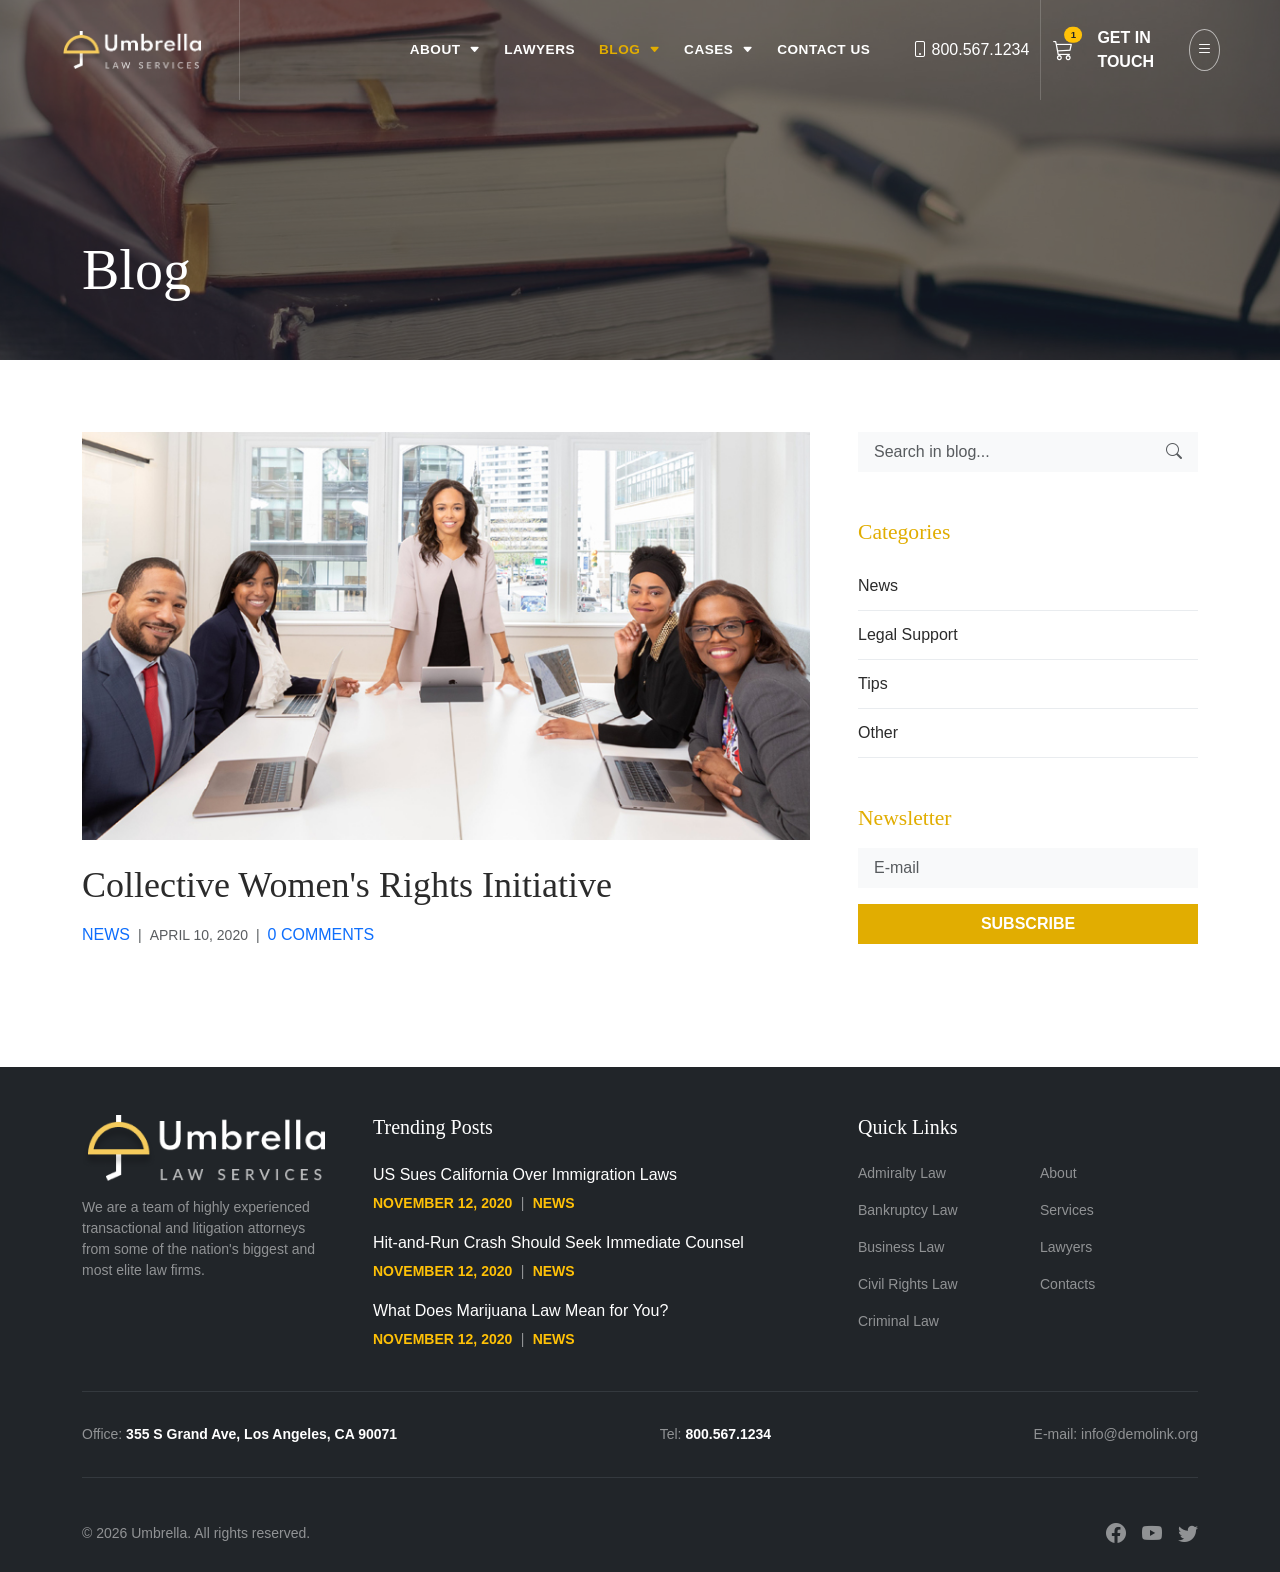
<file: blog.html>
<!DOCTYPE html>
<html lang="en">
<head>
    <meta charset="UTF-8">
    <meta name="viewport" content="width=device-width, initial-scale=1.0">
    <title>Blog</title>
    <link rel="stylesheet" href="https://cdn.jsdelivr.net/npm/bootstrap-icons@1.11.3/font/bootstrap-icons.min.css">
    <link href="https://cdn.jsdelivr.net/npm/bootstrap@5.3.8/dist/css/bootstrap.min.css" rel="stylesheet">
    <link rel="stylesheet" href="./style/main.css">
    <link rel="stylesheet" href="https://cdnjs.cloudflare.com/ajax/libs/OwlCarousel2/2.3.4/assets/owl.carousel.min.css">
    <link rel="stylesheet" href="https://cdnjs.cloudflare.com/ajax/libs/OwlCarousel2/2.3.4/assets/owl.theme.default.min.css">
</head>
<body>
    <!-- Header -->
    <header class="site-header" id="siteHeader">
      <div class="container-fluid h-100">
        <div class="d-flex align-items-center justify-content-between h-100">
          <div class="header-group header-brand">
            <a href="index.html" class="d-flex align-items-center text-decoration-none text-white">
              <img src="./images/logo-inverse-285x77.png" alt="Umbrella Law Services" class="header-logo">
            </a>
          </div>
          <div class="header-group header-nav">
            <nav>
              <ul class="navbar-nav flex-row gap-4 mb-0">
                <li class="nav-item dropdown">
                  <a class="nav-link" href="about.html">
                    ABOUT
                    <span class="dropdown-toggle-caret" id="aboutDropdown" data-bs-toggle="dropdown" aria-expanded="false">
                      <i class="bi bi-caret-down-fill"></i>
                    </span>
                  </a>
                  <ul class="dropdown-menu custom-dropdown" aria-labelledby="aboutDropdown">
                    <li><a class="dropdown-item" href="team.html">Team Member</a></li>
                  </ul>
                </li>
                <li class="nav-item">
                  <a class="nav-link" href="lawyers.html">LAWYERS</a>
                </li>
                <li class="nav-item dropdown">
                  <a class="nav-link active" href="blog.html">
                    BLOG
                    <span class="dropdown-toggle-caret" id="blogDropdown" data-bs-toggle="dropdown" aria-expanded="false">
                      <i class="bi bi-caret-down-fill"></i>
                    </span>
                  </a>
                  <ul class="dropdown-menu custom-dropdown" aria-labelledby="blogDropdown">
                    <li><a class="dropdown-item" href="blog.html">Blog post</a></li>
                  </ul>
                </li>
                <li class="nav-item dropdown">
                  <a class="nav-link" href="cases.html">
                    CASES
                    <span class="dropdown-toggle-caret" id="casesDropdown" data-bs-toggle="dropdown" aria-expanded="false">
                      <i class="bi bi-caret-down-fill"></i>
                    </span>
                  </a>
                  <ul class="dropdown-menu custom-dropdown" aria-labelledby="casesDropdown">
                    <li><a class="dropdown-item" href="cases.html">Case page</a></li>
                  </ul>
                </li>
                <li class="nav-item">
                  <a class="nav-link" href="contact.html">CONTACT US</a>
                </li>
              </ul>
            </nav>
          </div>
          <div class="header-group header-actions">
            <div class="d-flex align-items-center gap-4">
              <a href="tel:8005671234" class="text-white text-decoration-none d-none d-lg-flex align-items-center gap-1">
                <i class="bi bi-phone"></i> <span>800.567.1234</span>
              </a>
              <a href="cart.html" class="position-relative text-white">
                <i class="bi bi-cart3 fs-5"></i>
                <span class="position-absolute top-0 start-100 translate-middle badge rounded-pill bg-warning text-dark" style="font-size: 0.6rem;">1</span>
              </a>
              <a href="contact.html" class="text-white text-decoration-none fw-bold d-none d-lg-inline">GET IN TOUCH</a>
              <button class="hamburger-btn" aria-label="Toggle menu">
                <i class="bi bi-list"></i>
              </button>
            </div>
          </div>
        </div>
      </div>
    </header>

    <!-- Page Title Hero -->
    <section class="page-title-hero position-relative text-white d-flex align-items-end" style="background: url('./images/books.jpg') no-repeat center center/cover; min-height: 360px;">
      <div class="position-absolute top-0 start-0 w-100 h-100 bg-dark opacity-50"></div>
      <div class="container position-relative py-5">
        <h1 class="display-4 fw-normal mb-2">Blog</h1>
      </div>
    </section>

    <!-- Blog Section -->
    <section class="py-5 bg-white">
      <div class="container py-4">
        <div class="row g-5">
          <div class="col-lg-8">
            <article class="mb-5">
              <div class="mb-4 overflow-hidden">
                <img src="./images/team-blog.jpg" class="img-fluid w-100" alt="Collective Women's Rights Initiative">
              </div>
              <h2 class="fw-normal mb-3" style="font-family: serif; font-size: 2.25rem; color: #2b2b2b;">
                Collective Women's Rights Initiative
              </h2>
              <div class="d-flex align-items-center gap-2 mb-4">
                <a href="#" class="meta-link text-uppercase">NEWS</a>
                <span class="text-muted small">|</span>
                <span class="text-muted small text-uppercase">APRIL 10, 2020</span>
                <span class="text-muted small">|</span>
                <a href="#" class="meta-link text-uppercase">0 COMMENTS</a>
              </div>
            </article>
          </div>

          <!-- Sidebar -->
          <div class="col-lg-4">
            <div class="mb-5">
              <div class="input-group">
                <input type="text" class="form-control rounded-0 bg-light border-0 py-2 ps-3" placeholder="Search in blog..." aria-label="Search in blog">
                <button class="btn btn-light rounded-0 border-0 px-3" type="button">
                  <i class="bi bi-search text-muted"></i>
                </button>
              </div>
            </div>

            <!-- Categories -->
            <div class="mb-5">
              <h5 class="fw-normal mb-3" style="font-family: serif; color: #e1ad01; font-size: 1.35rem;">
                Categories
              </h5>
              <ul class="category-list">
                <li class="category-item">
                  <a href="#" class="category-link">
                    <span>News</span>
                    <i class="bi bi-arrow-right arrow-icon"></i>
                  </a>
                </li>
                <li class="category-item">
                  <a href="#" class="category-link">
                    <span>Legal Support</span>
                    <i class="bi bi-arrow-right arrow-icon"></i>
                  </a>
                </li>
                <li class="category-item">
                  <a href="#" class="category-link">
                    <span>Tips</span>
                    <i class="bi bi-arrow-right arrow-icon"></i>
                  </a>
                </li>
                <li class="category-item">
                  <a href="#" class="category-link">
                    <span>Other</span>
                    <i class="bi bi-arrow-right arrow-icon"></i>
                  </a>
                </li>
              </ul>
            </div>

            <!-- Newsletter -->
            <div class="mb-5">
              <h5 class="fw-normal mb-3" style="font-family: serif; color: #e1ad01; font-size: 1.35rem;">
                Newsletter
              </h5>
              <form id="newsletterForm" class="needs-validation" novalidate>
                <div class="mb-3">
                  <input type="email" id="newsletterEmail" class="form-control rounded-0 bg-light border-0 py-2 ps-3" placeholder="E-mail" required>
                  <div class="invalid-feedback text-danger small mt-1" id="emailError">
                    Please enter a valid email containing '@'.
                  </div>
                </div>
                <button type="submit" class="btn w-100 rounded-0 fw-bold text-white text-uppercase py-2" style="background-color: #e1ad01; border: none;">
                  SUBSCRIBE
                </button>
              </form>
            </div>
          </div>
        </div>
      </div>
    </section>

    <!-- Footer -->
    <footer class="bg-dark text-white pt-5">
      <div class="container">
        <div class="row g-5">
          <div class="col-md-3">
            <a href="index.html" class="d-inline-flex align-items-center text-white text-decoration-none mb-3">
              <img src="./images/logo-inverse-285x77.png" alt="Umbrella Law Services" height="40">
            </a>
            <p class="text-white-50 small">
              We are a team of highly experienced transactional and litigation attorneys from some of the nation's biggest and most elite law firms.
            </p>
          </div>
          <div class="col-md-5">
            <h5 class="mb-4">Trending Posts</h5>
            <div class="mb-3">
              <a href="blog.html" class="text-white text-decoration-none d-block mb-1">US Sues California Over Immigration Laws</a>
              <span class="text-warning fw-bold small">NOVEMBER 12, 2020</span>
              <span class="text-white-50 small">&nbsp;|&nbsp;</span>
              <span class="text-warning fw-bold small">NEWS</span>
            </div>
            <div class="mb-3">
              <a href="blog.html" class="text-white text-decoration-none d-block mb-1">Hit-and-Run Crash Should Seek Immediate Counsel</a>
              <span class="text-warning fw-bold small">NOVEMBER 12, 2020</span>
              <span class="text-white-50 small">&nbsp;|&nbsp;</span>
              <span class="text-warning fw-bold small">NEWS</span>
            </div>
            <div class="mb-3">
              <a href="blog.html" class="text-white text-decoration-none d-block mb-1">What Does Marijuana Law Mean for You?</a>
              <span class="text-warning fw-bold small">NOVEMBER 12, 2020</span>
              <span class="text-white-50 small">&nbsp;|&nbsp;</span>
              <span class="text-warning fw-bold small">NEWS</span>
            </div>
          </div>
          <div class="col-md-4">
            <h5 class="mb-4">Quick Links</h5>
            <div class="row">
              <div class="col-6">
                <ul class="list-unstyled small">
                  <li class="mb-3"><a href="cases.html" class="text-white-50 text-decoration-none">Admiralty Law</a></li>
                  <li class="mb-3"><a href="cases.html" class="text-white-50 text-decoration-none">Bankruptcy Law</a></li>
                  <li class="mb-3"><a href="cases.html" class="text-white-50 text-decoration-none">Business Law</a></li>
                  <li class="mb-3"><a href="cases.html" class="text-white-50 text-decoration-none">Civil Rights Law</a></li>
                  <li class="mb-3"><a href="cases.html" class="text-white-50 text-decoration-none">Criminal Law</a></li>
                </ul>
              </div>
              <div class="col-6">
                <ul class="list-unstyled small">
                  <li class="mb-3"><a href="about.html" class="text-white-50 text-decoration-none">About</a></li>
                  <li class="mb-3"><a href="services.html" class="text-white-50 text-decoration-none">Services</a></li>
                  <li class="mb-3"><a href="lawyers.html" class="text-white-50 text-decoration-none">Lawyers</a></li>
                  <li class="mb-3"><a href="contact.html" class="text-white-50 text-decoration-none">Contacts</a></li>
                </ul>
              </div>
            </div>
          </div>
        </div>
        <hr class="border-secondary mt-4">
        <div class="d-flex flex-wrap justify-content-between py-3 text-white-50 small">
          <div>Office: <span class="text-white fw-bold">355 S Grand Ave, Los Angeles, CA 90071</span></div>
          <div>Tel: <span class="text-white fw-bold">800.567.1234</span></div>
          <div>E-mail: <a href="mailto:info@demolink.org" class="text-white-50">info@demolink.org</a></div>
        </div>
        <hr class="border-secondary">
        <div class="d-flex flex-wrap justify-content-between align-items-center py-4">
          <p class="text-white-50 mb-0 small">© 2026 Umbrella. All rights reserved.</p>
          <div class="d-flex gap-3">
            <a href="#" class="text-white-50"><i class="bi bi-facebook fs-5"></i></a>
            <a href="#" class="text-white-50"><i class="bi bi-youtube fs-5"></i></a>
            <a href="#" class="text-white-50"><i class="bi bi-twitter fs-5"></i></a>
          </div>
        </div>
      </div>
    </footer>

    <!-- Scripts -->
    <script src="https://cdnjs.cloudflare.com/ajax/libs/jquery/3.7.1/jquery.min.js"></script>
    <script src="https://cdnjs.cloudflare.com/ajax/libs/OwlCarousel2/2.3.4/owl.carousel.min.js"></script>
    <script src="https://cdn.jsdelivr.net/npm/bootstrap@5.3.8/dist/js/bootstrap.bundle.min.js"></script>
    <script src="./js/main.js"></script>
</body>
</html>
</file>
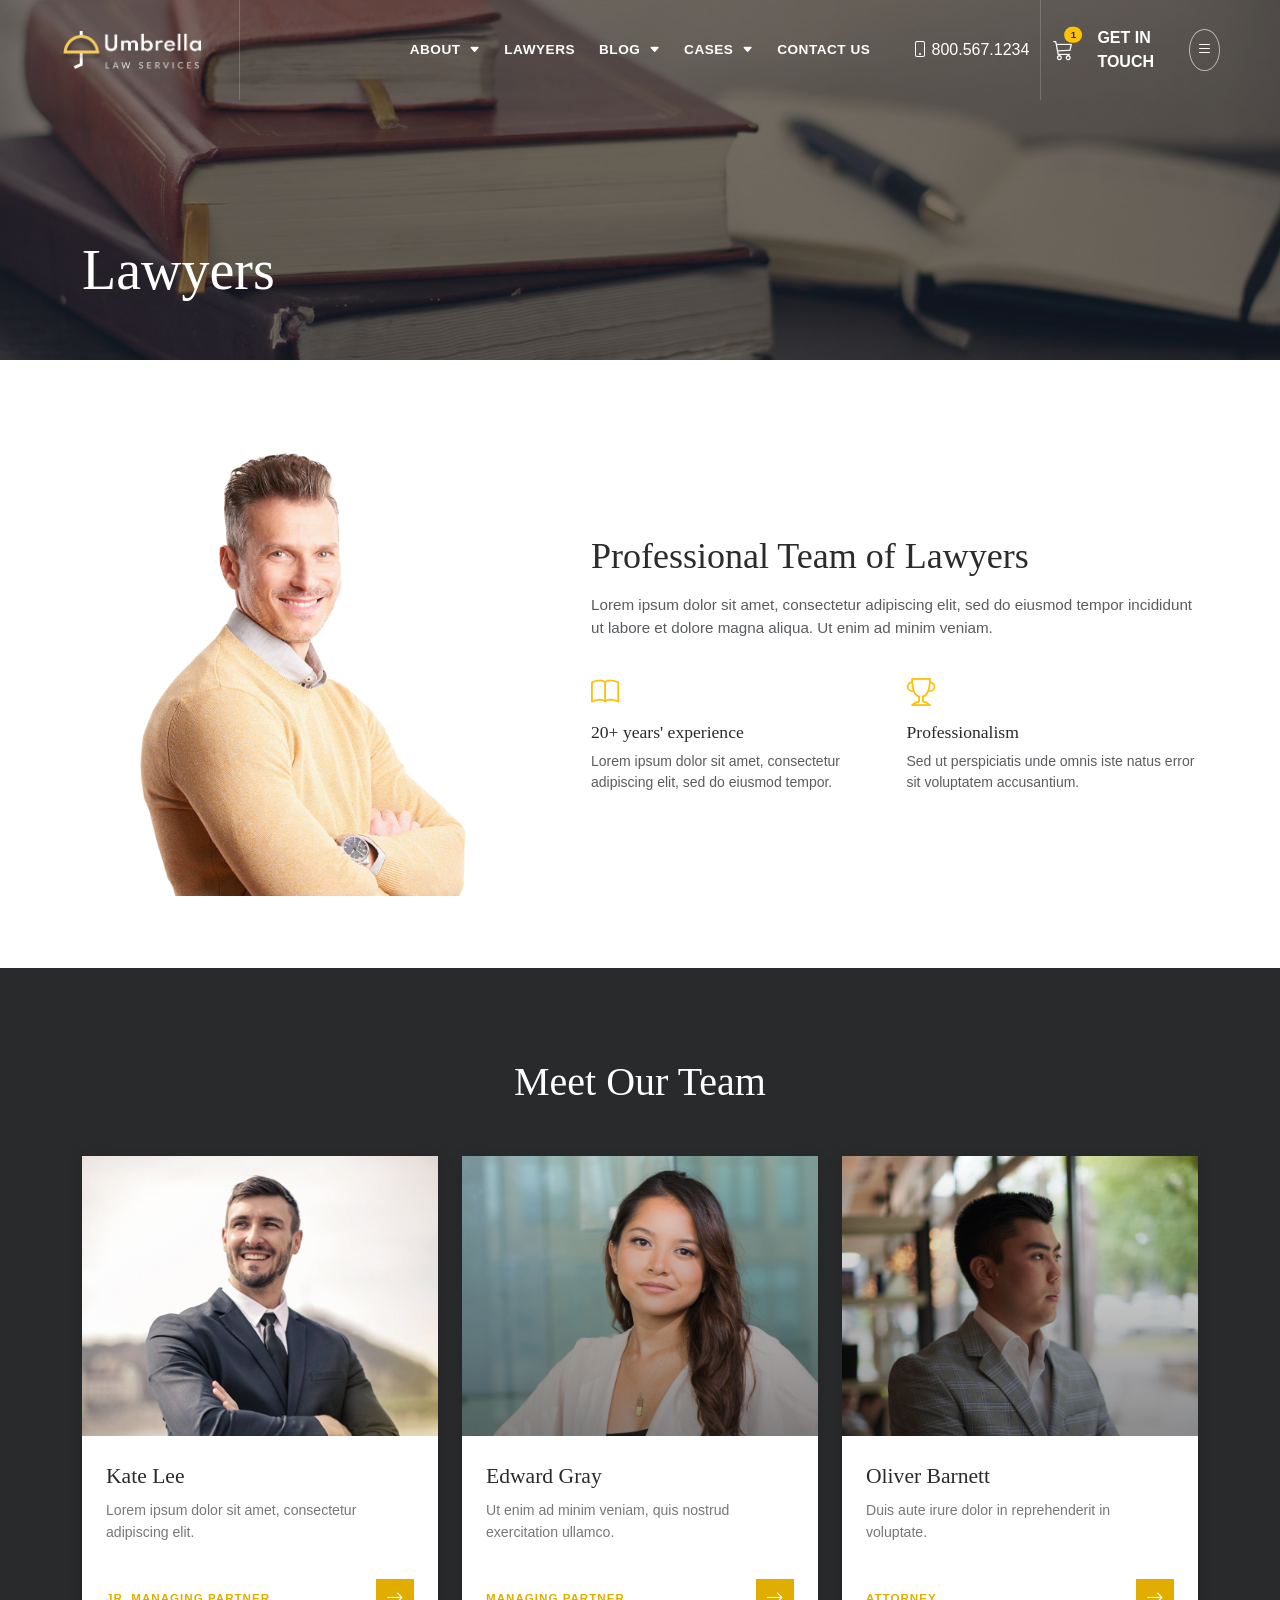
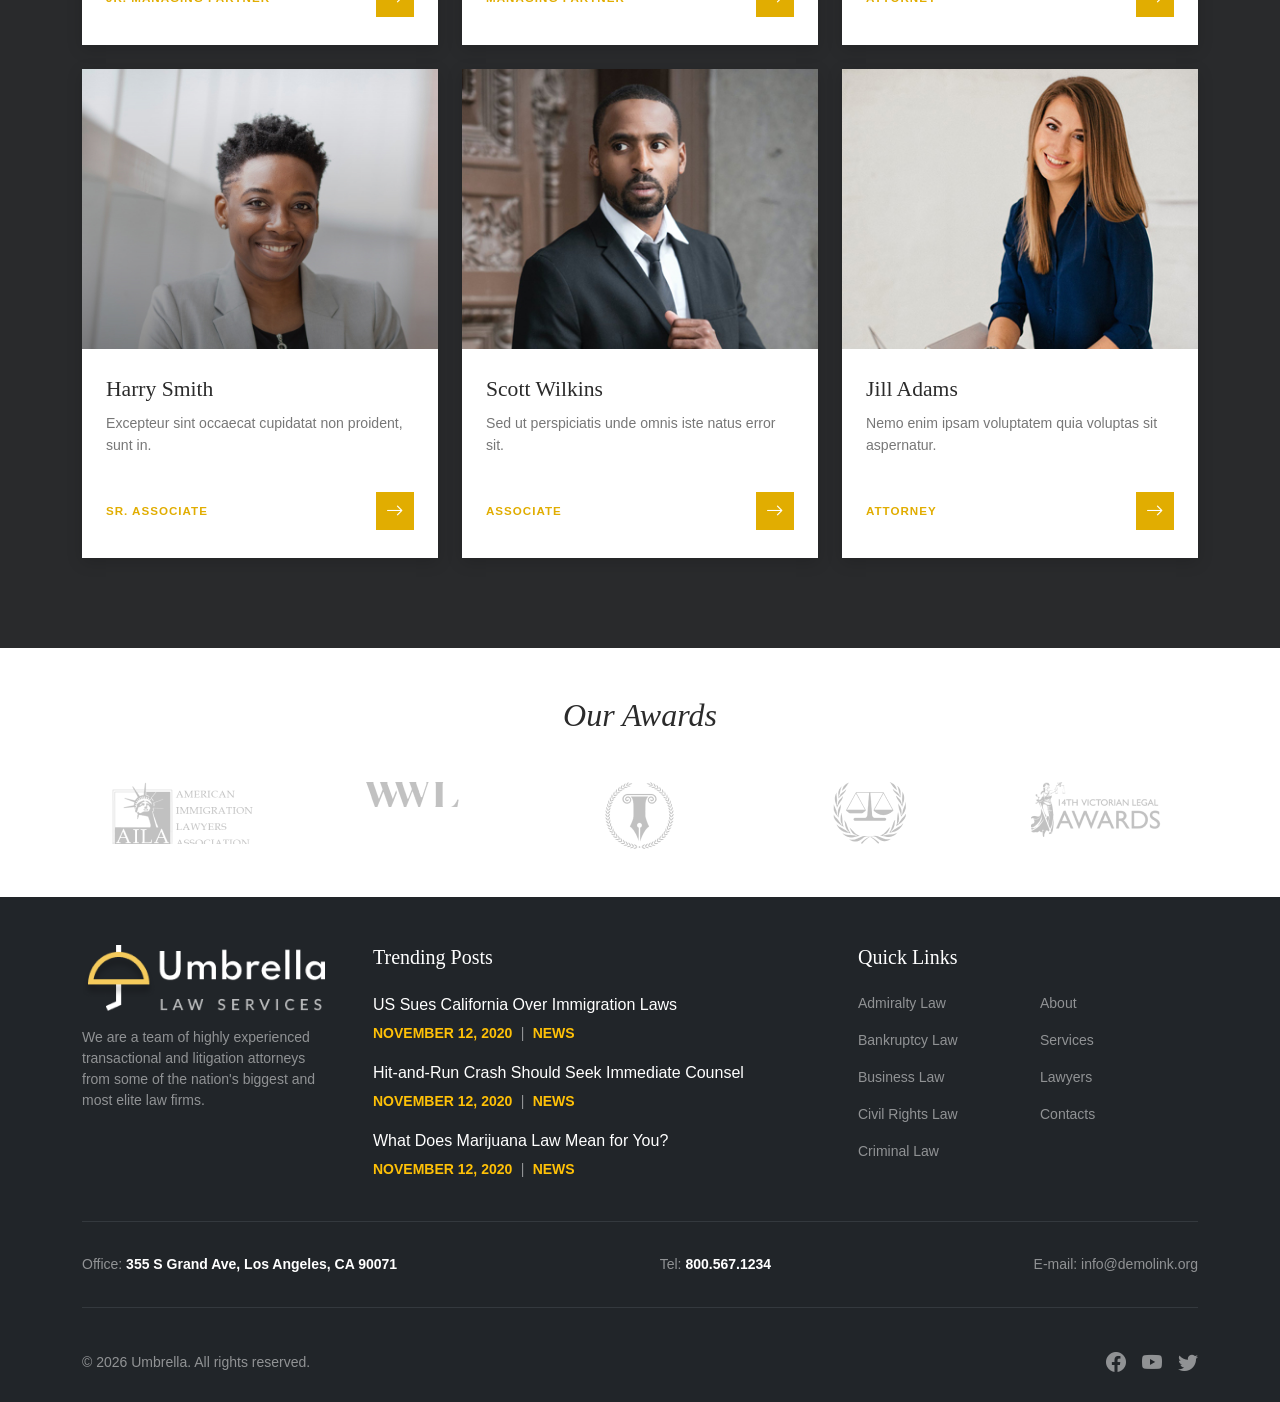
<file: lawyers.html>
<!DOCTYPE html>
<html lang="en">
<head>
    <meta charset="UTF-8">
    <meta name="viewport" content="width=device-width, initial-scale=1.0">
    <title>Lawyers</title>
    <link rel="stylesheet" href="https://cdn.jsdelivr.net/npm/bootstrap-icons@1.11.3/font/bootstrap-icons.min.css">
    <link href="https://cdn.jsdelivr.net/npm/bootstrap@5.3.8/dist/css/bootstrap.min.css" rel="stylesheet">
    <link rel="stylesheet" href="./style/main.css">
    <link rel="stylesheet" href="https://cdnjs.cloudflare.com/ajax/libs/OwlCarousel2/2.3.4/assets/owl.carousel.min.css">
    <link rel="stylesheet" href="https://cdnjs.cloudflare.com/ajax/libs/OwlCarousel2/2.3.4/assets/owl.theme.default.min.css">
</head>
<body>
    <!-- header -->
    <header class="site-header" id="siteHeader" >
      <div class="container-fluid h-100">
        <div class="d-flex align-items-center justify-content-between h-100">
          <!-- 1. ლოგო, მარცხენა მხარეს  -->
          <div class="header-group header-brand">
            <a href="index.html" class="d-flex align-items-center text-decoration-none text-white">
              <img src="./images/logo-inverse-285x77.png" alt="Umbrella Law Services" class="header-logo">
            </a>
          </div>
          <!-- 2. ცენტეალური მენიუ -->
          <div class="header-group header-nav">
            <nav>
              <ul class="navbar-nav flex-row gap-4 mb-0">
                <li class="nav-item dropdown">
                  <a class="nav-link" href="about.html">
                    ABOUT
                    <span class="dropdown-toggle-caret" id="aboutDropdown" data-bs-toggle="dropdown" aria-expanded="false">
                      <i class="bi bi-caret-down-fill"></i>
                    </span>
                  </a>
                  <ul class="dropdown-menu custom-dropdown" aria-labelledby="aboutDropdown">
                    <li><a class="dropdown-item" href="team.html">Team Member</a></li>
                  </ul>
                </li>
                <li class="nav-item">
                  <a class="nav-link" href="lawyers.html">LAWYERS</a>
                </li>
                <li class="nav-item dropdown">
                  <a class="nav-link" href="blog.html">
                    BLOG
                    <span class="dropdown-toggle-caret" id="blogDropdown" data-bs-toggle="dropdown" aria-expanded="false">
                      <i class="bi bi-caret-down-fill"></i>
                    </span>
                  </a>
                  <ul class="dropdown-menu custom-dropdown" aria-labelledby="blogDropdown">
                    <li><a class="dropdown-item" href="blog.html">Blog post</a></li>
                  </ul>
                </li>
                <li class="nav-item dropdown">
                  <a class="nav-link" href="cases.html">
                    CASES
                    <span class="dropdown-toggle-caret" id="casesDropdown" data-bs-toggle="dropdown" aria-expanded="false">
                      <i class="bi bi-caret-down-fill"></i>
                    </span>
                  </a>
                  <ul class="dropdown-menu custom-dropdown" aria-labelledby="casesDropdown">
                    <li><a class="dropdown-item" href="cases.html">Case page</a></li>
                  </ul>
                </li>
                <li class="nav-item">
                  <a class="nav-link" href="contact.html">CONTACT US</a>
                </li>
              </ul>
            </nav>
          </div>
          <!-- 3. ჰამბურგერ მენიუ -->
          <div class="header-group header-actions">
            <div class="d-flex align-items-center gap-4">
              <a href="tel:8005671234" class="text-white text-decoration-none d-none d-lg-flex align-items-center gap-1">
                <i class="bi bi-phone"></i> <span>800.567.1234</span>
              </a>
              <a href="cart.html" class="position-relative text-white">
                <i class="bi bi-cart3 fs-5"></i>
                <span class="position-absolute top-0 start-100 translate-middle badge rounded-pill bg-warning text-dark" style="font-size: 0.6rem;">1</span>
              </a>
              <a href="contact.html" class="text-white text-decoration-none fw-bold d-none d-lg-inline">GET IN TOUCH</a>
              <button class="hamburger-btn" aria-label="Toggle menu">
                <i class="bi bi-list"></i>
              </button>
            </div>
          </div>
        </div>
      </div>
    </header>
    <!-- 1st section სათაური და ფოტო -->
    <section class="page-title-hero position-relative text-white d-flex align-items-end" style="background: url('./images/books.jpg') no-repeat center center/cover; min-height: 360px;">
      <div class="position-absolute top-0 start-0 w-100 h-100 bg-dark opacity-50"></div>
      <div class="container position-relative py-5">
        <h1 class="display-4 fw-normal mb-2">Lawyers</h1>
      </div>
    </section>
    <!-- 2nd სection ფოტო და აღწერა= -->
<section class="py-5 bg-white">
  <div class="container py-lg-4">
    <div class="row align-items-center g-4 g-lg-5">
      <div class="col-md-5 col-lg-5 text-center">
        <img src="./images/lawyer-member.png" class="img-fluid w-100" alt="Professional Lawyer">
      </div>
      <div class="col-md-7 col-lg-7 ps-lg-5">
        <h2 class="fw-normal mb-3" style="font-family: serif; font-size: 2.25rem; color: #2b2b2b;">
          Professional Team of Lawyers
        </h2>
        <p class="text-muted mb-4 leading-relaxed" style="font-size: 0.95rem;">
          Lorem ipsum dolor sit amet, consectetur adipiscing elit, sed do eiusmod tempor incididunt ut labore et dolore magna aliqua. Ut enim ad minim veniam.
        </p>
        <div class="row g-4 pt-2">
          <div class="col-sm-6">
            <i class="bi bi-book text-warning fs-3 mb-2 d-block"></i>
            <h5 class="fw-normal mb-2" style="font-family: serif; font-size: 1.1rem; color: #2b2b2b;">
              20+ years' experience
            </h5>
            <p class="text-muted small mb-0">
              Lorem ipsum dolor sit amet, consectetur adipiscing elit, sed do eiusmod tempor.
            </p>
          </div>
          <div class="col-sm-6">
            <i class="bi bi-trophy text-warning fs-3 mb-2 d-block"></i>
            <h5 class="fw-normal mb-2" style="font-family: serif; font-size: 1.1rem; color: #2b2b2b;">
              Professionalism
            </h5>
            <p class="text-muted small mb-0">
              Sed ut perspiciatis unde omnis iste natus error sit voluptatem accusantium.
            </p>
          </div>
        </div>
      </div>
    </div>
  </div>
</section>
<!-- 3rd section ჯგუფის წევრების ქარდები -->
<section class="experts-section">
  <div class="container">
    <h2 class="experts-title text-center">Meet Our Team</h2>
    <div class="row row-cols-1 row-cols-md-2 row-cols-lg-3 g-4">
      <div class="col">
        <div class="card expert-card h-100">
          <div class="expert-img-wrapper">
            <img src="./images/team member-1.jpg" alt="Kate Lee">
          </div>
          <div class="card-body expert-body">
            <div>
              <h4 class="expert-name">Kate Lee</h4>
              <p class="expert-desc">Lorem ipsum dolor sit amet, consectetur adipiscing elit.</p>
            </div>
            <div class="expert-footer">
              <span class="expert-role">JR. MANAGING PARTNER</span>
              <a href="team.html" class="expert-btn">
                <i class="bi bi-arrow-right"></i>
              </a>
            </div>
          </div>
        </div>
      </div>

      <div class="col">
        <div class="card expert-card h-100">
          <div class="expert-img-wrapper">
            <img src="./images/team member-2.jpg" alt="Edward Gray">
          </div>
          <div class="card-body expert-body">
            <div>
              <h4 class="expert-name">Edward Gray</h4>
              <p class="expert-desc">Ut enim ad minim veniam, quis nostrud exercitation ullamco.</p>
            </div>
            <div class="expert-footer">
              <span class="expert-role">MANAGING PARTNER</span>
              <a href="team.html" class="expert-btn">
                <i class="bi bi-arrow-right"></i>
              </a>
            </div>
          </div>
        </div>
      </div>

      <div class="col">
        <div class="card expert-card h-100">
          <div class="expert-img-wrapper">
            <img src="./images/team member-3.jpg" alt="Oliver Barnett">
          </div>
          <div class="card-body expert-body">
            <div>
              <h4 class="expert-name">Oliver Barnett</h4>
              <p class="expert-desc">Duis aute irure dolor in reprehenderit in voluptate.</p>
            </div>
            <div class="expert-footer">
              <span class="expert-role">ATTORNEY</span>
              <a href="team.html" class="expert-btn">
                <i class="bi bi-arrow-right"></i>
              </a>
            </div>
          </div>
        </div>
      </div>

      <div class="col">
        <div class="card expert-card h-100">
          <div class="expert-img-wrapper">
            <img src="./images/team member-4.jpg" alt="Harry Smith">
          </div>
          <div class="card-body expert-body">
            <div>
              <h4 class="expert-name">Harry Smith</h4>
              <p class="expert-desc">Excepteur sint occaecat cupidatat non proident, sunt in.</p>
            </div>
            <div class="expert-footer">
              <span class="expert-role">SR. ASSOCIATE</span>
              <a href="team.html" class="expert-btn">
                <i class="bi bi-arrow-right"></i>
              </a>
            </div>
          </div>
        </div>
      </div>

      <div class="col">
        <div class="card expert-card h-100">
          <div class="expert-img-wrapper">
            <img src="./images/team member-5.jpg" alt="Scott Wilkins">
          </div>
          <div class="card-body expert-body">
            <div>
              <h4 class="expert-name">Scott Wilkins</h4>
              <p class="expert-desc">Sed ut perspiciatis unde omnis iste natus error sit.</p>
            </div>
            <div class="expert-footer">
              <span class="expert-role">ASSOCIATE</span>
              <a href="team.html" class="expert-btn">
                <i class="bi bi-arrow-right"></i>
              </a>
            </div>
          </div>
        </div>
      </div>

      <div class="col">
        <div class="card expert-card h-100">
          <div class="expert-img-wrapper">
            <img src="./images/team member-6.jpg" alt="Jill Adams">
          </div>
          <div class="card-body expert-body">
            <div>
              <h4 class="expert-name">Jill Adams</h4>
              <p class="expert-desc">Nemo enim ipsam voluptatem quia voluptas sit aspernatur.</p>
            </div>
            <div class="expert-footer">
              <span class="expert-role">ATTORNEY</span>
              <a href="team.html" class="expert-btn">
                <i class="bi bi-arrow-right"></i>
              </a>
            </div>
          </div>
        </div>
      </div>

    </div>
  </div>
</section>
<section class="py-5 text-center bg-white">
      <div class="container">
        <h2 class="fst-italic mb-5">Our Awards</h2>

        <div class="owl-carousel owl-theme" id="awards-carousel">
          <div class="item">
            <img src="./images/statue-award.png" alt="Award 1" class="img-fluid mx-auto" style="max-height: 100px; width: auto;">
          </div>
          <div class="item">
            <img src="./images/wwl-award.png" alt="Award 2" class="img-fluid mx-auto" style="max-height: 100px; width: auto;">
          </div>
          <div class="item">
            <img src="./images/pen-award.png" alt="Award 3" class="img-fluid mx-auto" style="max-height: 100px; width: auto;">
          </div>
          <div class="item">
            <img src="./images/scales-award.png" alt="Award 4" class="img-fluid mx-auto" style="max-height: 100px; width: auto;">
          </div>
          <div class="item">
            <img src="./images/victorian-award.png" alt="Award 5" class="img-fluid mx-auto" style="max-height: 100px; width: auto;">
          </div>
        </div>
      </div>
    </section>

    <!-- footer                       -->

    <footer class="bg-dark text-white pt-5">
      <div class="container">
        <div class="row g-5">
          <div class="col-md-3">
            <a href="index.html" class="d-inline-flex align-items-center text-white text-decoration-none mb-3">
              <img src="./images/logo-inverse-285x77.png" alt="Umbrella Law Services" height="40">
            </a>
            <p class="text-white-50 small">
              We are a team of highly experienced transactional and litigation attorneys from some of the nation's biggest and most elite law firms.
            </p>
          </div>
          <div class="col-md-5">
            <h5 class="mb-4">Trending Posts</h5>
            <div class="mb-3">
              <a href="blog.html" class="text-white text-decoration-none d-block mb-1">US Sues California Over Immigration Laws</a>
              <span class="text-warning fw-bold small">NOVEMBER 12, 2020</span>
              <span class="text-white-50 small">&nbsp;|&nbsp;</span>
              <span class="text-warning fw-bold small">NEWS</span>
            </div>
            <div class="mb-3">
              <a href="blog.html" class="text-white text-decoration-none d-block mb-1">Hit-and-Run Crash Should Seek Immediate Counsel</a>
              <span class="text-warning fw-bold small">NOVEMBER 12, 2020</span>
              <span class="text-white-50 small">&nbsp;|&nbsp;</span>
              <span class="text-warning fw-bold small">NEWS</span>
            </div>
            <div class="mb-3">
              <a href="blog.html" class="text-white text-decoration-none d-block mb-1">What Does Marijuana Law Mean for You?</a>
              <span class="text-warning fw-bold small">NOVEMBER 12, 2020</span>
              <span class="text-white-50 small">&nbsp;|&nbsp;</span>
              <span class="text-warning fw-bold small">NEWS</span>
            </div>
          </div>
          <div class="col-md-4">
            <h5 class="mb-4">Quick Links</h5>
            <div class="row">
              <div class="col-6">
                <ul class="list-unstyled small">
                  <li class="mb-3"><a href="cases.html" class="text-white-50 text-decoration-none">Admiralty Law</a></li>
                  <li class="mb-3"><a href="cases.html" class="text-white-50 text-decoration-none">Bankruptcy Law</a></li>
                  <li class="mb-3"><a href="cases.html" class="text-white-50 text-decoration-none">Business Law</a></li>
                  <li class="mb-3"><a href="cases.html" class="text-white-50 text-decoration-none">Civil Rights Law</a></li>
                  <li class="mb-3"><a href="cases.html" class="text-white-50 text-decoration-none">Criminal Law</a></li>
                </ul>
              </div>
              <div class="col-6">
                <ul class="list-unstyled small">
                  <li class="mb-3"><a href="about.html" class="text-white-50 text-decoration-none">About</a></li>
                  <li class="mb-3"><a href="services.html" class="text-white-50 text-decoration-none">Services</a></li>
                  <li class="mb-3"><a href="lawyers.html" class="text-white-50 text-decoration-none">Lawyers</a></li>
                  <li class="mb-3"><a href="contact.html" class="text-white-50 text-decoration-none">Contacts</a></li>
                </ul>
              </div>
            </div>
          </div>
        </div>
        <hr class="border-secondary mt-4">
        <div class="d-flex flex-wrap justify-content-between py-3 text-white-50 small">
          <div>Office: <span class="text-white fw-bold">355 S Grand Ave, Los Angeles, CA 90071</span></div>
          <div>Tel: <span class="text-white fw-bold">800.567.1234</span></div>
          <div>E-mail: <a href="mailto:info@demolink.org" class="text-white-50">info@demolink.org</a></div>
        </div>
        <hr class="border-secondary">
        <div class="d-flex flex-wrap justify-content-between align-items-center py-4">
          <p class="text-white-50 mb-0 small">© 2026 Umbrella. All rights reserved.</p>

          <div class="d-flex gap-3">
            <a href="#" class="text-white-50"><i class="bi bi-facebook fs-5"></i></a>
            <a href="#" class="text-white-50"><i class="bi bi-youtube fs-5"></i></a>
            <a href="#" class="text-white-50"><i class="bi bi-twitter fs-5"></i></a>
          </div>
        </div>
      </div>
    </footer>
    <script src="https://cdnjs.cloudflare.com/ajax/libs/jquery/3.7.1/jquery.min.js"></script>
    <script src="https://cdnjs.cloudflare.com/ajax/libs/OwlCarousel2/2.3.4/owl.carousel.min.js"></script>
    <script src="https://cdn.jsdelivr.net/npm/bootstrap@5.3.8/dist/js/bootstrap.bundle.min.js"></script>

    <script>
      $(document).ready(function() {
        $('#awards-carousel').owlCarousel({
          loop: true,
          margin: 30,
          nav: false,
          dots: false,
          autoplay: true,
          autoplayTimeout: 3000,
          responsive: {
            0: { items: 2 },
            600: { items: 4 },
            1000: { items: 5 }
          }
        });
      });
      document.addEventListener("DOMContentLoaded", function () {
        const siteHeader = document.getElementById("siteHeader");

        function handleScroll() {
          if (window.scrollY > 30) {
            siteHeader.classList.add("scrolled");
          } else {
            siteHeader.classList.remove("scrolled");
          }
        }
        window.addEventListener("scroll", handleScroll);
        handleScroll();
        const hamburgerBtn = document.getElementById('hamburgerBtn');
        const sidePanel = document.getElementById('sidePanel');
        const sidePanelOverlay = document.getElementById('sidePanelOverlay');
        const hamburgerIcon = document.getElementById('hamburgerIcon');

        if (hamburgerBtn && sidePanel && sidePanelOverlay) {
          hamburgerBtn.addEventListener('click', function() {
            sidePanel.classList.toggle('active');
            sidePanelOverlay.classList.toggle('active');
            if (hamburgerIcon) {
              hamburgerIcon.classList.toggle('bi-list');
              hamburgerIcon.classList.toggle('bi-x-lg');
            }
          });
          sidePanelOverlay.addEventListener('click', function() {
            sidePanel.classList.remove('active');
            sidePanelOverlay.classList.remove('active');
            if (hamburgerIcon) {
              hamburgerIcon.classList.add('bi-list');
              hamburgerIcon.classList.remove('bi-x-lg');
            }
          });
        }
      });
    </script>
</body>
</html>
</file>
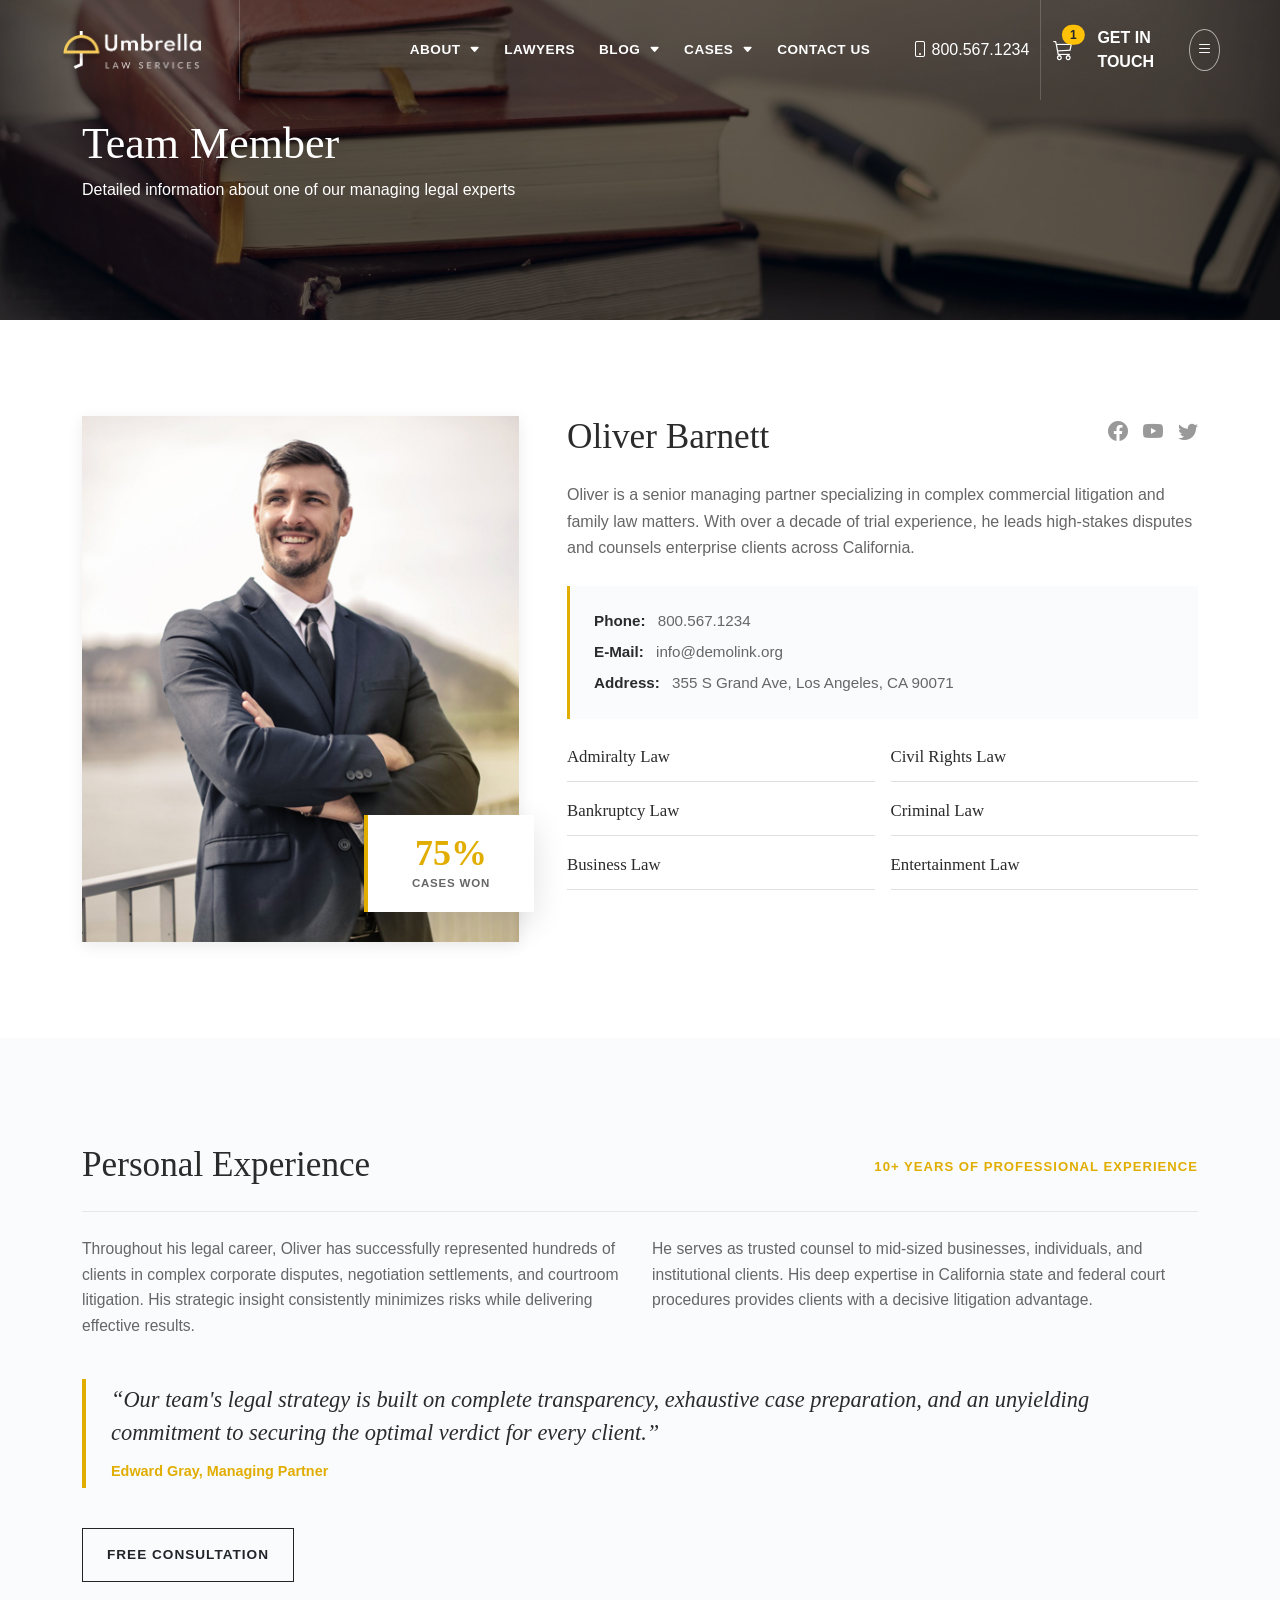
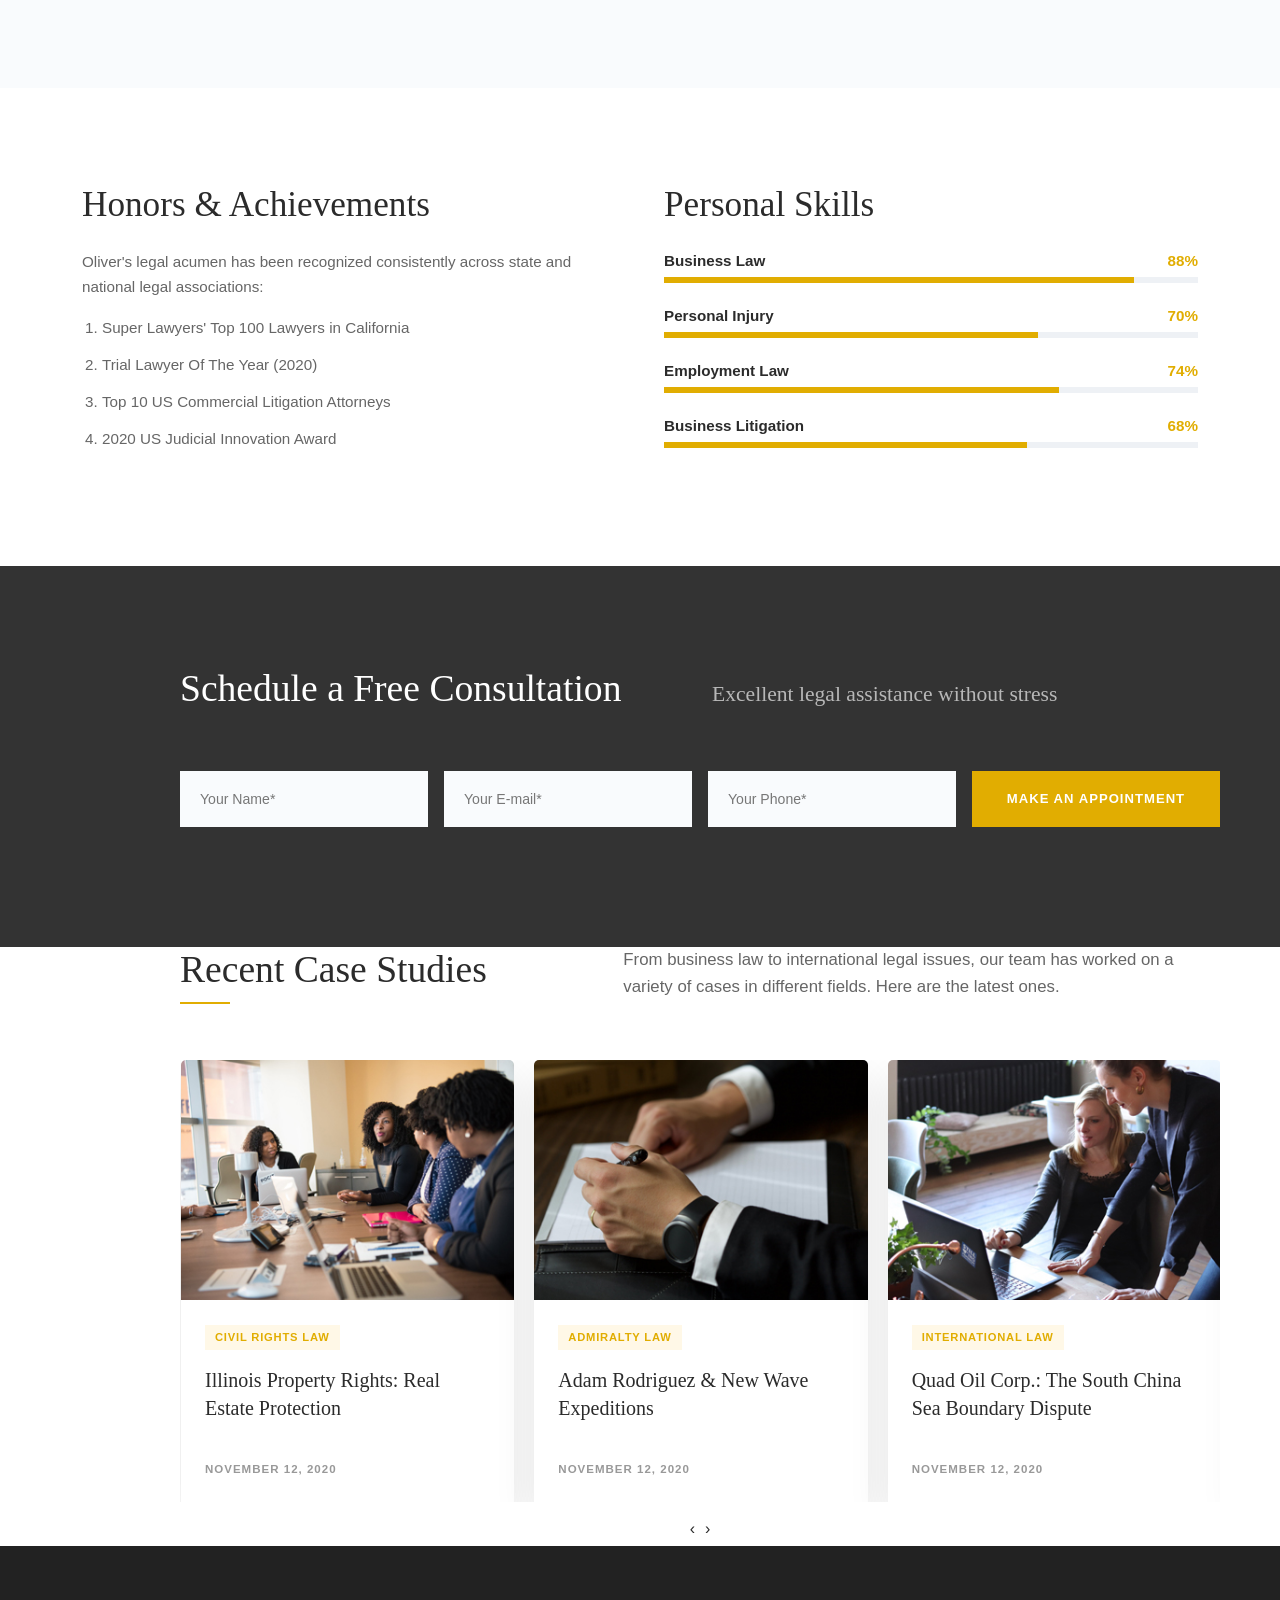
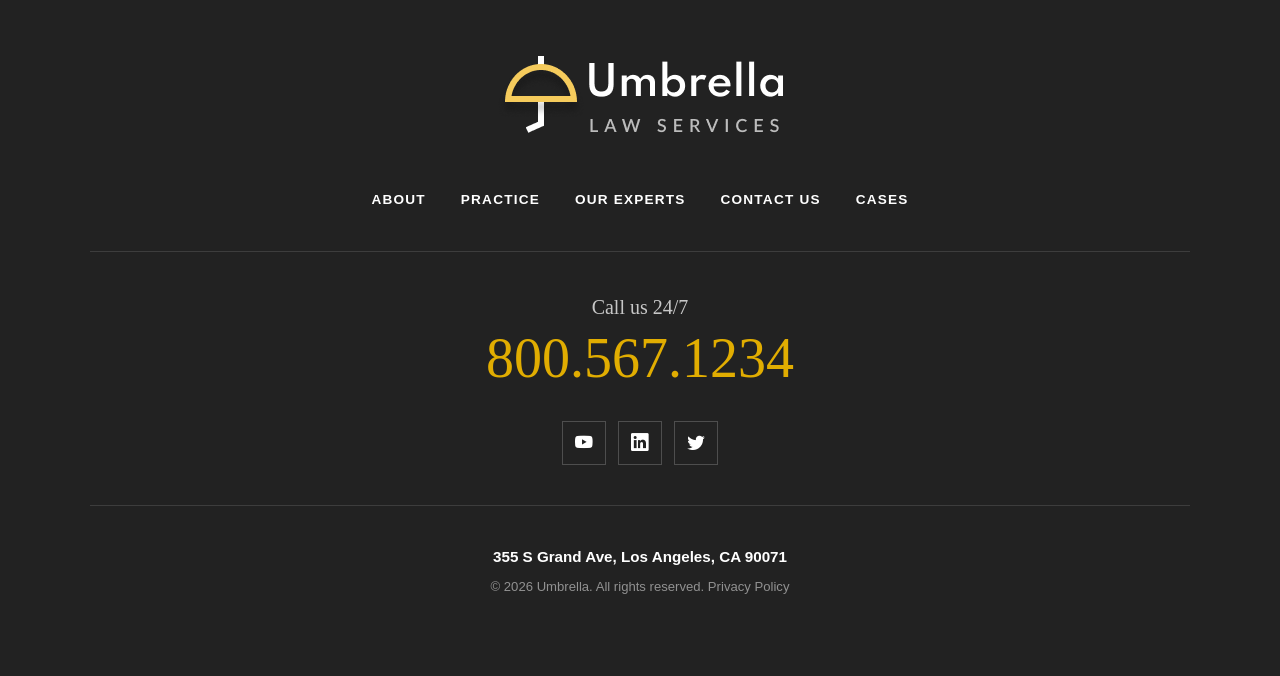
<file: team.html>
<!DOCTYPE html>
<html lang="en">
<head>
  <meta charset="UTF-8">
  <meta name="viewport" content="width=device-width, initial-scale=1.0">
  <title>Team Member - Umbrella Law Services</title>
  <link rel="stylesheet" href="https://cdn.jsdelivr.net/npm/bootstrap-icons@1.11.3/font/bootstrap-icons.min.css">
  <link href="https://cdn.jsdelivr.net/npm/bootstrap@5.3.8/dist/css/bootstrap.min.css" rel="stylesheet">
  <link rel="stylesheet" href="https://cdnjs.cloudflare.com/ajax/libs/OwlCarousel2/2.3.4/assets/owl.carousel.min.css">
  <link rel="stylesheet" href="https://cdnjs.cloudflare.com/ajax/libs/OwlCarousel2/2.3.4/assets/owl.theme.default.min.css">
  <link rel="stylesheet" href="./style/main.css">
</head>
<body>

  <!-- 1. Header -->
  <header class="site-header" id="siteHeader">
    <div class="container-fluid h-100">
      <div class="d-flex align-items-center justify-content-between h-100">
        
        <div class="header-group header-brand">
          <a href="index.html" class="d-flex align-items-center text-decoration-none text-white">
            <img src="./images/logo-inverse-285x77.png" alt="Umbrella Law Services" class="header-logo">
          </a>
        </div>

        <div class="header-group header-nav">
          <nav>
            <ul class="navbar-nav flex-row gap-4 mb-0">
              <li class="nav-item dropdown">
                <a class="nav-link" href="about.html">
                  ABOUT
                  <span class="dropdown-toggle-caret" id="aboutDropdown" data-bs-toggle="dropdown" aria-expanded="false">
                    <i class="bi bi-caret-down-fill"></i>
                  </span>
                </a>
                <ul class="dropdown-menu custom-dropdown" aria-labelledby="aboutDropdown">
                  <li><a class="dropdown-item" href="team.html">Team Member</a></li>
                </ul>
              </li>
              <li class="nav-item">
                <a class="nav-link" href="lawyers.html">LAWYERS</a>
              </li>
              <li class="nav-item dropdown">
                <a class="nav-link" href="blog.html">
                  BLOG
                  <span class="dropdown-toggle-caret" id="blogDropdown" data-bs-toggle="dropdown" aria-expanded="false">
                    <i class="bi bi-caret-down-fill"></i>
                  </span>
                </a>
                <ul class="dropdown-menu custom-dropdown" aria-labelledby="blogDropdown">
                  <li><a class="dropdown-item" href="blog.html">Blog post</a></li>
                </ul>
              </li>
              <li class="nav-item dropdown">
                <a class="nav-link" href="cases.html">
                  CASES
                  <span class="dropdown-toggle-caret" id="casesDropdown" data-bs-toggle="dropdown" aria-expanded="false">
                    <i class="bi bi-caret-down-fill"></i>
                  </span>
                </a>
                <ul class="dropdown-menu custom-dropdown" aria-labelledby="casesDropdown">
                  <li><a class="dropdown-item" href="cases.html">Case page</a></li>
                </ul>
              </li>
              <li class="nav-item">
                <a class="nav-link" href="contact.html">CONTACT US</a>
              </li>
            </ul>
          </nav>
        </div>

        <div class="header-group header-actions">
          <div class="d-flex align-items-center gap-4">
            <a href="tel:8005671234" class="text-white text-decoration-none d-none d-lg-flex align-items-center gap-1">
              <i class="bi bi-phone"></i> <span>800.567.1234</span>
            </a>
            <a href="cart.html" class="position-relative text-white">
              <i class="bi bi-cart3 fs-5"></i>
              <span class="position-absolute top-0 start-100 translate-middle badge rounded-pill bg-warning text-dark">1</span>
            </a>
            <a href="contact.html" class="text-white text-decoration-none fw-bold d-none d-lg-inline">GET IN TOUCH</a>
            <button class="hamburger-btn" id="hamburgerBtn" aria-label="Toggle menu">
              <i class="bi bi-list" id="hamburgerIcon"></i>
            </button>
          </div>
        </div>

      </div>
    </div>
  </header>

  <!-- 1st Section -->
  <section class="page-title-hero">
    <img src="./images/books.jpg" alt="Team Member Background" class="page-title-bg position-absolute top-0 start-0 w-100 h-100">
    <div class="page-title-overlay position-absolute top-0 start-0 w-100 h-100"></div>
    <div class="container page-title-content">
      <h1 class="page-title-text mb-2">Team Member</h1>
      <p class="page-title-subtext mb-0">Detailed information about one of our managing legal experts</p>
    </div>
  </section>

  <!--Profile -->
  <section class="member-profile-section">
    <div class="container py-3">
      <div class="row g-5">
        
        <!-- ფოტო და პატარა უჯრა -->
        <div class="col-md-5">
          <div class="member-img-box">
            <img src="./images/team member-1.jpg" class="member-img" alt="Oliver Barnett">
            <div class="member-badge">
              <div class="member-badge-num">75%</div>
              <div class="member-badge-label">Cases Won</div>
            </div>
          </div>
        </div>

        <!-- მარჯვენა მხარე, დეტალები -->
        <div class="col-md-7">
          <div class="d-flex justify-content-between align-items-start mb-3">
            <h2 class="member-name">Oliver Barnett</h2>
            <div class="member-socials">
              <a href="#" aria-label="Facebook"><i class="bi bi-facebook"></i></a>
              <a href="#" aria-label="YouTube"><i class="bi bi-youtube"></i></a>
              <a href="#" aria-label="Twitter"><i class="bi bi-twitter"></i></a>
            </div>
          </div>

          <p class="member-bio">
            Oliver is a senior managing partner specializing in complex commercial litigation and family law matters. With over a decade of trial experience, he leads high-stakes disputes and counsels enterprise clients across California.
          </p>
<!-- კონტაქტი -->
          <div class="member-info-box">
            <div class="info-item"><span class="info-label">Phone:</span> <a href="tel:8005671234">800.567.1234</a></div>
            <div class="info-item"><span class="info-label">E-Mail:</span> <a href="mailto:info@demolink.org">info@demolink.org</a></div>
            <div class="info-item"><span class="info-label">Address:</span> <span>355 S Grand Ave, Los Angeles, CA 90071</span></div>
          </div>
<!-- მიმართულებები -->
          <div class="row row-cols-1 row-cols-md-2 g-3">
            <div class="col"><a href="cases.html" class="practice-grid-link">Admiralty Law</a></div>
            <div class="col"><a href="cases.html" class="practice-grid-link">Civil Rights Law</a></div>
            <div class="col"><a href="cases.html" class="practice-grid-link">Bankruptcy Law</a></div>
            <div class="col"><a href="cases.html" class="practice-grid-link">Criminal Law</a></div>
            <div class="col"><a href="cases.html" class="practice-grid-link">Business Law</a></div>
            <div class="col"><a href="cases.html" class="practice-grid-link">Entertainment Law</a></div>
          </div>
        </div>

      </div>
    </div>
  </section>

  <!-- 4. Personal Experience & Quote -->
  <section class="member-experience-section">
    <div class="container py-3">
      <div class="row align-items-center mb-4">
        <div class="col-md-6">
          <h2 class="experience-title">Personal Experience</h2>
        </div>
        <div class="col-md-6 text-md-end">
          <span class="experience-years-badge">10+ Years of Professional Experience</span>
        </div>
      </div>

      <div class="section-divider mb-4"></div>

      <div class="row g-4">
        <div class="col-md-6">
          <p class="experience-desc">
            Throughout his legal career, Oliver has successfully represented hundreds of clients in complex corporate disputes, negotiation settlements, and courtroom litigation. His strategic insight consistently minimizes risks while delivering effective results.
          </p>
        </div>
        <div class="col-md-6">
          <p class="experience-desc">
            He serves as trusted counsel to mid-sized businesses, individuals, and institutional clients. His deep expertise in California state and federal court procedures provides clients with a decisive litigation advantage.
          </p>
        </div>
      </div>

      <blockquote class="member-quote">
        <p class="member-quote-text">
          &ldquo;Our team's legal strategy is built on complete transparency, exhaustive case preparation, and an unyielding commitment to securing the optimal verdict for every client.&rdquo;
        </p>
        <footer class="member-quote-author">Edward Gray, Managing Partner</footer>
      </blockquote>

      <a href="contact.html" class="btn btn-outline-dark rounded-0 fw-bold text-uppercase px-4 py-3 btn-consultation-outline">
        Free Consultation
      </a>
    </div>
  </section>

  <!-- 5. Honors & Personal Skills -->
  <section class="member-skills-section">
    <div class="container py-3">
      <div class="row g-5">
        
        <!-- Honors -->
        <div class="col-md-6">
          <h2 class="skills-heading">Honors &amp; Achievements</h2>
          <p class="skills-intro">
            Oliver's legal acumen has been recognized consistently across state and national legal associations:
          </p>
          <ol class="honors-list">
            <li>Super Lawyers' Top 100 Lawyers in California</li>
            <li>Trial Lawyer Of The Year (2020)</li>
            <li>Top 10 US Commercial Litigation Attorneys</li>
            <li>2020 US Judicial Innovation Award</li>
          </ol>
        </div>

        <!-- Skills Progress Bars -->
        <div class="col-md-6">
          <h2 class="skills-heading">Personal Skills</h2>

          <div class="skill-item">
            <div class="d-flex justify-content-between mb-1">
              <span class="skill-name">Business Law</span>
              <span class="skill-value">88%</span>
            </div>
            <div class="progress skill-progress">
              <div class="progress-bar skill-bar" style="width: 88%;"></div>
            </div>
          </div>

          <div class="skill-item">
            <div class="d-flex justify-content-between mb-1">
              <span class="skill-name">Personal Injury</span>
              <span class="skill-value">70%</span>
            </div>
            <div class="progress skill-progress">
              <div class="progress-bar skill-bar" style="width: 70%;"></div>
            </div>
          </div>

          <div class="skill-item">
            <div class="d-flex justify-content-between mb-1">
              <span class="skill-name">Employment Law</span>
              <span class="skill-value">74%</span>
            </div>
            <div class="progress skill-progress">
              <div class="progress-bar skill-bar" style="width: 74%;"></div>
            </div>
          </div>

          <div class="skill-item">
            <div class="d-flex justify-content-between mb-1">
              <span class="skill-name">Business Litigation</span>
              <span class="skill-value">68%</span>
            </div>
            <div class="progress skill-progress">
              <div class="progress-bar skill-bar" style="width: 68%;"></div>
            </div>
          </div>

        </div>

      </div>
    </div>
  </section>

  <!-- 6. Schedule Consultation Section -->
  <section class="consultation-section">
    <div class="consultation-container">
      <div class="row align-items-center mb-5">
        <div class="col-lg-6 mb-3 mb-lg-0">
          <h2 class="consultation-title">Schedule a Free Consultation</h2>
        </div>
        <div class="col-lg-6">
          <p class="consultation-subtitle">Excellent legal assistance without stress</p>
        </div>
      </div>
      <form class="row g-3" novalidate>
        <div class="col-md-3">
          <input type="text" class="form-control consultation-input" placeholder="Your Name*" required>
        </div>
        <div class="col-md-3">
          <input type="email" class="form-control consultation-input" placeholder="Your E-mail*" required>
        </div>
        <div class="col-md-3">
          <input type="tel" class="form-control consultation-input" placeholder="Your Phone*" required>
        </div>
        <div class="col-md-3">
          <button type="submit" class="btn consultation-btn w-100">MAKE AN APPOINTMENT</button>
        </div>
      </form>
    </div>
  </section>

  <!-- 7. Case Studies Carousel -->
  <section class="case-studies-section">
    <div class="case-studies-container">
      <div class="row align-items-start mb-5">
        <div class="col-md-5">
          <h2 class="section-title mb-2">Recent Case Studies</h2>
        </div>
        <div class="col-md-7">
          <p class="section-description mb-0">
            From business law to international legal issues, our team has worked on a variety of cases in different fields. Here are the latest ones.
          </p>
        </div>
      </div>
      <div class="case-studies-carousel owl-carousel owl-theme">
        <div class="item">
          <div class="card case-card">
            <img src="./images/1st card.jpg" class="card-img-top" alt="Case Study 1">
            <div class="card-body p-4">
              <span class="case-category">CIVIL RIGHTS LAW</span>
              <h5 class="case-title">Illinois Property Rights: Real Estate Protection</h5>
              <div class="case-date">NOVEMBER 12, 2020</div>
            </div>
          </div>
        </div>
        <div class="item">
          <div class="card case-card">
            <img src="./images/2nd card.jpg" class="card-img-top" alt="Case Study 2">
            <div class="card-body p-4">
              <span class="case-category">ADMIRALTY LAW</span>
              <h5 class="case-title">Adam Rodriguez &amp; New Wave Expeditions</h5>
              <div class="case-date">NOVEMBER 12, 2020</div>
            </div>
          </div>
        </div>
        <div class="item">
          <div class="card case-card">
            <img src="./images/3rd card.jpg" class="card-img-top" alt="Case Study 3">
            <div class="card-body p-4">
              <span class="case-category">INTERNATIONAL LAW</span>
              <h5 class="case-title">Quad Oil Corp.: The South China Sea Boundary Dispute</h5>
              <div class="case-date">NOVEMBER 12, 2020</div>
            </div>
          </div>
        </div>
        <div class="item">
          <div class="card case-card">
            <img src="./images/4th card.jpg" class="card-img-top" alt="Case Study 4">
            <div class="card-body p-4">
              <span class="case-category">INTELLECTUAL PROPERTY</span>
              <h5 class="case-title">Tech Startup Patent Infringement Defense</h5>
              <div class="case-date">NOVEMBER 12, 2020</div>
            </div>
          </div>
        </div>
      </div>
    </div>
  </section>

  <!-- 8. Footer -->
  <footer class="site-footer text-center">
    <div class="container">
      <a href="index.html" class="d-inline-block mb-4">
        <img src="./images/logo-inverse-285x77.png" alt="Umbrella Law Services">
      </a>
      <ul class="footer-nav">
        <li><a href="about.html">ABOUT</a></li>
        <li><a href="#practice">PRACTICE</a></li>
        <li><a href="lawyers.html">OUR EXPERTS</a></li>
        <li><a href="contact.html">CONTACT US</a></li>
        <li><a href="cases.html">CASES</a></li>
      </ul>

      <div class="footer-divider"></div>

      <p class="footer-call-title">Call us 24/7</p>
      <h2 class="footer-phone">800.567.1234</h2>

      <div class="footer-socials">
        <a href="#" class="social-btn" aria-label="YouTube"><i class="bi bi-youtube"></i></a>
        <a href="#" class="social-btn" aria-label="LinkedIn"><i class="bi bi-linkedin"></i></a>
        <a href="#" class="social-btn" aria-label="Twitter"><i class="bi bi-twitter"></i></a>
      </div>

      <div class="footer-divider"></div>

      <p class="footer-address">355 S Grand Ave, Los Angeles, CA 90071</p>
      <p class="footer-copyright">
        &copy; 2026 Umbrella. All rights reserved. <a href="privacy.html">Privacy Policy</a>
      </p>
    </div>
  </footer>

  <!-- Scripts -->
  <script src="https://cdnjs.cloudflare.com/ajax/libs/jquery/3.7.1/jquery.min.js"></script>
  <script src="https://cdnjs.cloudflare.com/ajax/libs/OwlCarousel2/2.3.4/owl.carousel.min.js"></script>
  <script src="https://cdn.jsdelivr.net/npm/bootstrap@5.3.8/dist/js/bootstrap.bundle.min.js"></script>

  <script>
    $(document).ready(function() {
      $('.case-studies-carousel').owlCarousel({
        loop: true,
        margin: 20,
        nav: true,
        dots: false,
        responsive: {
          0: { items: 1 },
          600: { items: 2 },
          1000: { items: 3 }
        }
      });
    });

    document.addEventListener("DOMContentLoaded", function () {
      const siteHeader = document.getElementById("siteHeader");

      function handleScroll() {
        if (window.scrollY > 30) {
          siteHeader.classList.add("scrolled");
        } else {
          siteHeader.classList.remove("scrolled");
        }
      }

      window.addEventListener("scroll", handleScroll);
      handleScroll();
    });
  </script>
</body>
</html>
</file>
<file: style/main.css>
@charset "UTF-8";
body {
  font-family: "Inter", -apple-system, BlinkMacSystemFont, sans-serif;
  color: #2b2b2b;
  background-color: #ffffff;
  overflow-x: hidden;
}

h1, h2, h3, h4, h5, h6 {
  font-family: "Playfair Display", Georgia, serif;
}

a {
  text-decoration: none;
  transition: all 0.3s ease;
}

img {
  max-width: 100%;
  height: auto;
}

.practice-link {
  display: inline-block;
  width: 100%;
  padding-bottom: 12px;
  border-bottom: 1px solid #e9ecef;
  color: #2b2b2b;
  position: relative;
}
.practice-link:hover {
  padding-left: 18px;
  color: #e1ad01 !important;
}
.practice-link:hover::before {
  opacity: 1;
  left: 0;
}
.practice-link::before {
  content: "→";
  position: absolute;
  left: -15px;
  opacity: 0;
  color: #e1ad01;
  transition: all 0.3s ease;
}

.site-header {
  position: fixed;
  top: 0;
  left: 0;
  width: 100%;
  height: 100px;
  background: transparent;
  z-index: 1000;
  transition: all 0.3s ease;
  transition: background-color 0.3s ease, padding 0.3s ease;
}
.site-header.scrolled {
  height: 60px;
  background: rgba(30, 30, 30, 0.95);
  backdrop-filter: blur(5px);
}
.site-header .container-fluid {
  height: 100%;
  padding: 0;
}

.header-logo {
  height: 38px;
  transition: all 0.3s ease;
}
.site-header.scrolled .header-logo {
  height: 32px;
}

.header-group {
  height: 100%;
  display: flex;
  align-items: center;
  background: transparent;
  transition: background 0.25s ease;
}
.header-group:hover {
  background: rgba(255, 255, 255, 0.1);
}

.header-brand {
  width: 240px;
  padding-left: 60px;
  padding-right: 20px;
  border-right: 1px solid rgba(255, 255, 255, 0.18);
}

.header-nav {
  flex: 1;
  justify-content: center;
  padding: 0 20px;
}

.header-actions {
  width: 240px;
  padding-left: 20px;
  padding-right: 60px;
  justify-content: flex-end;
  border-left: 1px solid rgba(255, 255, 255, 0.18);
}

.navbar-nav {
  list-style: none;
  padding: 0;
  margin: 0;
  display: flex;
  gap: 2rem;
  align-items: center;
  flex-direction: row;
}
.navbar-nav .nav-link {
  color: #ffffff;
  font-weight: 600;
  font-size: 0.85rem;
  letter-spacing: 0.5px;
  text-decoration: none;
  transition: color 0.25s ease;
}
.navbar-nav .nav-link:hover, .navbar-nav .nav-link.active {
  color: #e1ad01;
}

.dropdown-toggle-caret {
  margin-left: 4px;
  font-size: 0.7rem;
}

.nav-item.dropdown {
  position: relative;
}
.nav-item.dropdown::after {
  content: "";
  position: absolute;
  top: 100%;
  left: 0;
  width: 100%;
  height: 12px;
}
.nav-item.dropdown .dropdown-menu {
  display: none;
  position: absolute;
  top: 100%;
  left: 0;
  margin-top: 4px;
  z-index: 1050;
  min-width: 180px;
  background-color: #ffffff;
  border: none;
  box-shadow: 0 10px 30px rgba(0, 0, 0, 0.2);
  border-radius: 4px;
  padding: 10px 0;
}
.nav-item.dropdown .dropdown-menu .dropdown-item {
  color: #333333;
  padding: 8px 20px;
  font-size: 0.9rem;
}
.nav-item.dropdown .dropdown-menu .dropdown-item:hover {
  background-color: #f8f9fa;
  color: #e1ad01;
}
@media (hover: hover) {
  .nav-item.dropdown:hover .dropdown-menu {
    display: block;
  }
}

/* hamnurger menu             */
.hamburger-btn {
  display: flex;
  flex-direction: row;
  justify-content: center;
  align-items: center;
  background: transparent;
  border: 1px solid rgba(255, 255, 255, 0.6);
  color: #ffffff;
  width: 42px;
  height: 42px;
  border-radius: 50%;
  cursor: pointer;
  transition: all 0.3s ease;
}
.hamburger-btn:hover {
  border-color: #e1ad01;
  color: #e1ad01;
}

.site-footer {
  background-color: #222222;
  padding: 60px 0 50px;
  color: #ffffff;
}

@media (min-width: 992px) {
  .site-footer {
    padding: 110px 0 80px;
  }
}
.footer-nav {
  display: flex;
  justify-content: center;
  align-items: center;
  gap: 35px;
  list-style: none;
  padding: 0;
  margin: 30px 0 40px;
  flex-wrap: wrap;
}

.footer-nav a {
  color: #ffffff;
  text-decoration: none;
  font-size: 0.85rem;
  font-weight: 700;
  letter-spacing: 1.2px;
  transition: color 0.3s ease;
}

.footer-nav a:hover {
  color: #e1ad01;
}

.footer-divider {
  border: 0;
  border-top: 1px solid rgba(255, 255, 255, 0.12);
  margin: 40px auto;
  max-width: 1100px;
  opacity: 1;
}

.footer-call-title {
  font-family: Georgia, serif;
  font-size: 1.25rem;
  color: rgba(255, 255, 255, 0.75);
  margin-bottom: 8px;
}

.footer-phone {
  font-family: Georgia, serif;
  font-size: 2.5rem;
  color: #e1ad01;
  font-weight: 400;
  line-height: 1;
  margin-bottom: 35px;
}

@media (min-width: 768px) {
  .footer-phone {
    font-size: 3.5rem;
  }
}
.footer-socials {
  display: flex;
  justify-content: center;
  gap: 12px;
  margin-bottom: 40px;
}

.social-btn {
  width: 44px;
  height: 44px;
  border: 1px solid rgba(255, 255, 255, 0.2);
  color: #ffffff;
  display: flex;
  align-items: center;
  justify-content: center;
  text-decoration: none;
  font-size: 1.1rem;
  transition: all 0.3s ease;
}

.social-btn:hover {
  border-color: #e1ad01;
  color: #e1ad01;
  background-color: rgba(212, 153, 40, 0.08);
}

.footer-address {
  font-size: 0.95rem;
  font-weight: 700;
  color: #ffffff;
  margin-bottom: 8px;
}

.footer-copyright {
  font-size: 0.82rem;
  color: rgba(255, 255, 255, 0.5);
  margin: 0;
}

.footer-copyright a {
  color: rgba(255, 255, 255, 0.5);
  text-decoration: none;
  transition: color 0.3s ease;
}

.footer-copyright a:hover {
  color: #ffffff;
}

.quote-section {
  padding: 90px 0 60px;
  background-color: #ffffff;
}

.quote-container {
  padding-left: 20px;
  padding-right: 20px;
}
@media (min-width: 1200px) {
  .quote-container {
    padding-left: 240px;
    padding-right: 80px;
    max-width: 1250px;
  }
}

.quote-text {
  border-left: 3px solid #e1ad01;
  padding-left: 35px;
  font-family: Georgia, serif;
  font-size: 1.5rem;
  line-height: 1.4;
  color: #2b2b2b;
  font-weight: 400;
  margin: 0;
}
@media (min-width: 768px) {
  .quote-text {
    font-size: 2.2rem;
  }
}

.practice-section {
  background-color: #ffffff;
  position: relative;
}

.practice-img {
  width: 100%;
  height: 100%;
  min-height: 480px;
  -o-object-fit: cover;
     object-fit: cover;
  display: block;
}

.practice-content-col {
  background-color: #f9fbfd;
  padding: 40px 20px;
  display: flex;
  align-items: center;
}

@media (min-width: 992px) {
  .practice-content-col {
    padding: 60px 60px 60px 80px;
  }
}
.practice-content-inner {
  max-width: 650px;
  width: 100%;
}

.practice-title {
  font-family: Georgia, serif;
  font-size: 2.5rem;
  color: #222222;
  font-weight: 400;
  margin-bottom: 30px;
}

.practice-list {
  list-style: none;
  padding: 0;
  margin: 0;
}

.practice-list li {
  padding: 12px 0;
  border-bottom: 1px solid rgba(0, 0, 0, 0.06);
}

.practice-list a {
  display: inline-block;
  font-family: Georgia, serif;
  font-size: 1.1rem;
  color: #2b2b2b;
  text-decoration: none;
  position: relative;
  transition: transform 0.3s ease, color 0.3s ease;
}

.practice-list a::before {
  content: "→";
  position: absolute;
  left: -20px;
  top: 50%;
  transform: translateY(-50%);
  color: #e1ad01;
  font-family: sans-serif;
  font-size: 0.95rem;
  opacity: 0;
  transition: opacity 0.3s ease;
}

.practice-list a:hover {
  transform: translateX(20px);
  color: #2b2b2b;
}

.practice-list a:hover::before {
  opacity: 1;
}

.dark-rectangle-bar {
  width: 500px;
  height: 65px;
  background-color: #222222;
}

@keyframes slideUp {
  0% {
    opacity: 0;
    transform: translateY(40px);
  }
  100% {
    opacity: 1;
    transform: translateY(0);
  }
}
.practice-animate {
  animation: slideUp 0.5s ease-out forwards;
}

.stats-section {
  background-color: #222222;
  padding: 70px 0;
  color: #ffffff;
}

@media (min-width: 1200px) {
  .stats-section {
    padding: 100px 0 140px;
  }
}
.stats-container {
  padding-left: 20px;
  padding-right: 20px;
}

@media (min-width: 1200px) {
  .stats-container {
    padding-left: 240px;
    padding-right: 80px;
    max-width: 1350px;
  }
}
.stats-header {
  margin-bottom: 45px;
}

.stats-title {
  font-family: Georgia, serif;
  font-size: 2.5rem;
  font-weight: 400;
  color: #ffffff;
  margin-bottom: 15px;
  position: relative;
}

.stats-title::after {
  content: "";
  display: block;
  width: 50px;
  height: 2px;
  background-color: #e1ad01;
  margin-top: 15px;
}

.stat-box {
  border-left: 1px solid rgba(255, 255, 255, 0.15);
  padding-left: 20px;
}

.stat-number {
  display: flex;
  align-items: baseline;
  gap: 8px;
  font-family: Georgia, serif;
  font-size: 2.5rem;
  font-weight: 400;
  line-height: 1;
  color: #ffffff;
  margin-bottom: 10px;
}

@media (min-width: 768px) {
  .stat-number {
    font-size: 3.25rem;
  }
}
.stat-number i {
  font-size: 1.5rem;
  color: #e1ad01;
}

.stat-label {
  font-size: 0.75rem;
  letter-spacing: 1px;
  text-transform: uppercase;
  color: rgba(255, 255, 255, 0.6);
  font-weight: 600;
}

.case-studies-container {
  padding-left: 20px;
  padding-right: 20px;
}

@media (min-width: 1200px) {
  .case-studies-container {
    padding-left: 240px;
    padding-right: 80px;
    max-width: 1400px;
  }
}
.section-title {
  font-family: Georgia, serif;
  font-size: 2.35rem;
  color: #2b2b2b;
  font-weight: 400;
  position: relative;
}

.section-title::after {
  content: "";
  display: block;
  width: 50px;
  height: 2px;
  background-color: #e1ad01;
  margin-top: 10px;
}

.section-description {
  color: #666666;
  font-size: 1.05rem;
  line-height: 1.6;
}

.case-card {
  border: none;
  border-radius: 0;
  background: #ffffff;
  box-shadow: 0 18px 40px rgba(0, 0, 0, 0.09);
  transition: transform 0.35s ease, box-shadow 0.35s ease;
}

.case-card:hover {
  transform: translateY(-6px);
  box-shadow: 0 25px 50px rgba(56, 55, 55, 0.14);
}

.case-card .card-img-top {
  width: 100%;
  height: 240px;
  -o-object-fit: cover;
     object-fit: cover;
}

/* 5. Card Inner Details */
.case-category {
  display: inline-block;
  background-color: #fff8e7;
  color: #e1ad01;
  font-size: 0.7rem;
  font-weight: 700;
  letter-spacing: 0.8px;
  text-transform: uppercase;
  padding: 4px 10px;
  margin-bottom: 16px;
}

.case-title {
  font-family: Georgia, serif;
  font-size: 1.25rem;
  color: #2b2b2b;
  line-height: 1.4;
  font-weight: 400;
  margin-bottom: 25px;
  min-height: 70px;
}

.case-date {
  font-size: 0.72rem;
  letter-spacing: 1px;
  color: #999999;
  text-transform: uppercase;
  font-weight: 600;
}

.about-testimonials-section {
  background-color: #f1f5fa;
  padding: 60px 0 80px;
}

@media (min-width: 1200px) {
  .about-testimonials-section {
    padding: 100px 0 140px;
  }
}
.testimonials-container {
  padding-left: 20px;
  padding-right: 20px;
}

@media (min-width: 1200px) {
  .testimonials-container {
    padding-left: 240px;
    padding-right: 80px;
    max-width: 1400px;
  }
}
.testimonials-heading {
  font-family: Georgia, serif;
  font-size: 2.35rem;
  color: #2b2b2b;
  font-weight: 400;
  line-height: 1.35;
  position: relative;
}

.testimonials-heading::after {
  content: "";
  display: block;
  width: 45px;
  height: 2px;
  background-color: #e1ad01;
  margin: 20px 0 25px;
}

.testimonials-desc {
  font-size: 1rem;
  line-height: 1.6;
  color: #666666;
}

.btn-consultation {
  border-color: #2b2b2b;
  color: #2b2b2b;
  font-size: 0.8rem;
  letter-spacing: 1px;
  transition: all 0.3s ease;
}

.btn-consultation:hover {
  background-color: #2b2b2b;
  color: #ffffff;
}

.testimonials-img {
  width: 100%;
  height: 380px;
  -o-object-fit: cover;
     object-fit: cover;
  display: block;
}

@media (min-width: 992px) {
  .testimonials-img {
    height: 480px;
  }
}
.testimonial-overlay-box {
  background-color: #222222;
  padding: 30px 25px;
  border-left: 3px solid #e1ad01;
  box-shadow: 0 20px 40px rgba(0, 0, 0, 0.2);
  margin-top: -30px;
  position: relative;
  z-index: 5;
}

@media (min-width: 992px) {
  .testimonial-overlay-box {
    position: absolute;
    bottom: -40px;
    left: -13px;
    width: 88%;
    padding: 35px 40px;
    margin-top: 0;
  }
}
.testimonial-text {
  font-family: Georgia, serif;
  font-size: 1.05rem;
  line-height: 1.65;
  color: rgba(255, 255, 255, 0.88);
  margin-bottom: 25px;
}

.testimonials-client-avatar {
  width: 44px !important;
  height: 44px;
  border-radius: 50%;
  -o-object-fit: cover;
     object-fit: cover;
}

.testimonials-client-name {
  font-family: Georgia, serif;
  font-size: 1.05rem;
  color: #ffffff;
  font-weight: 400;
}

.testimonials-client-title {
  font-family: sans-serif;
  font-size: 0.85rem;
  color: rgba(255, 255, 255, 0.6);
  font-weight: 400;
}

.testimonial-overlay-box .owl-dots {
  text-align: right;
  margin-top: -20px;
}

.testimonial-overlay-box .owl-dot span {
  width: 8px;
  height: 8px;
  background: transparent;
  border: 1px solid rgba(255, 255, 255, 0.4);
  transition: all 0.3s ease;
}

.testimonial-overlay-box .owl-dot.active span,
.testimonial-overlay-box .owl-dot:hover span {
  background: #e1ad01;
  border-color: #e1ad01;
}

.team-section {
  background-color: #222222;
  padding: 70px 0;
  color: #ffffff;
}

@media (min-width: 1200px) {
  .team-section {
    padding: 110px 0 150px;
  }
}
.team-container {
  margin: 0 auto;
  padding: 0 20px;
  max-width: 1300px;
}

@media (min-width: 768px) {
  .team-container {
    padding: 0 30px;
  }
}
.team-header {
  margin-bottom: 50px;
}

.team-title {
  font-family: Georgia, serif;
  font-size: 2.5rem;
  font-weight: 400;
  color: #ffffff;
  margin: 0;
  position: relative;
}

.team-title::after {
  content: "";
  display: block;
  width: 50px;
  height: 2px;
  background-color: #e1ad01;
  margin: 15px auto 0;
}

.team-card {
  border: none;
  border-radius: 0;
  position: relative;
  background: transparent;
  z-index: 1;
  transition: transform 0.35s cubic-bezier(0.16, 1, 0.3, 1), box-shadow 0.35s ease, z-index 0s;
}

/* Replaces .team-img-wrapper div */
.team-card .card-img {
  width: 100%;
  height: 440px;
  -o-object-fit: cover;
     object-fit: cover;
  display: block;
  border-radius: 0;
}

/* 5. Card Dark Gradient Overlay */
.team-name {
  font-family: Georgia, serif;
  font-size: 1.15rem;
  color: #ffffff;
  font-weight: 400;
  margin-bottom: 4px;
}

.team-role {
  font-family: sans-serif;
  font-style: italic;
  font-weight: 300;
  font-size: 0.9rem;
  color: rgba(255, 255, 255, 0.8);
}

.team-desc {
  font-size: 0.82rem;
  color: rgba(255, 255, 255, 0.7);
  margin: 0;
  line-height: 1.4;
}

.team-hover-arrow {
  position: absolute;
  bottom: 0;
  right: 0;
  width: 36px;
  height: 36px;
  background-color: #ffffff;
  color: #e1ad01;
  display: flex;
  align-items: center;
  justify-content: center;
  font-size: 1.1rem;
  font-weight: bold;
  z-index: 3;
  opacity: 0;
  transition: opacity 0.3s ease;
}

.team-card:hover {
  transform: scale(1.06);
  z-index: 10;
  box-shadow: 0 20px 45px rgba(0, 0, 0, 0.65);
}

.team-card:hover .team-hover-arrow {
  opacity: 1;
}

.legal-issues-section {
  background-color: #f0f2f5 !important;
  padding: 100px 0 120px 0;
}
.legal-issues-section .legal-img-wrapper {
  width: 100%;
  height: 100%;
}
.legal-issues-section .legal-img-wrapper img {
  width: 100%;
  height: 100%;
  min-height: 480px;
  -o-object-fit: cover;
     object-fit: cover;
  display: block;
}
.legal-issues-section .legal-content-box {
  background-color: #ffffff;
  padding: 70px 100px 70px 80px;
  height: 100%;
  display: flex;
  flex-direction: column;
  justify-content: center;
}
.legal-issues-section .legal-title {
  font-family: serif;
  font-size: 2.35rem;
  color: #2b2b2b;
  font-weight: 400;
  line-height: 1.35;
}
.legal-issues-section .legal-gold-line {
  width: 45px;
  height: 2px;
  background-color: #e1ad01;
  margin: 20px 0 25px 0;
}
.legal-issues-section .legal-desc {
  color: #666666;
  font-size: 1rem;
  line-height: 1.6;
}
.legal-issues-section .legal-icon {
  color: #e1ad01;
  font-size: 1.5rem;
  line-height: 1;
  flex-shrink: 0;
}
.legal-issues-section .legal-feature-text {
  font-size: 0.95rem;
  color: #333333;
  line-height: 1.4;
}

.consultation-section {
  background-color: #333333;
  padding: 60px 0 80px;
  color: #ffffff;
}

@media (min-width: 1200px) {
  .consultation-section {
    padding: 100px 0 120px;
  }
}
.consultation-container {
  padding-left: 20px;
  padding-right: 20px;
}

@media (min-width: 1200px) {
  .consultation-container {
    padding-left: 240px;
    padding-right: 80px;
    max-width: 1500px;
  }
}
.consultation-title {
  font-family: Georgia, serif;
  font-size: 2.35rem;
  font-weight: 400;
  color: #ffffff;
  margin-bottom: 12px;
  position: relative;
}

/* Replaces .consultation-gold-line div using ::after */
.consultation-subtitle {
  font-family: Georgia, serif;
  font-size: 1.35rem;
  color: rgba(255, 255, 255, 0.65);
  font-weight: 300;
  margin: 0;
}

.consultation-input {
  height: 56px;
  background-color: #f9fbfd;
  border: none;
  border-radius: 0;
  padding: 0 20px;
  font-size: 0.9rem;
  color: #333333;
}

.consultation-input::-moz-placeholder {
  color: #777777;
  font-size: 0.88rem;
}

.consultation-input::placeholder {
  color: #777777;
  font-size: 0.88rem;
}

.consultation-input:focus {
  background-color: #ffffff;
  box-shadow: none;
  outline: none;
}

.consultation-btn {
  height: 56px;
  background-color: #e1ad01;
  color: #ffffff;
  font-size: 0.82rem;
  font-weight: 700;
  letter-spacing: 1px;
  border: none;
  border-radius: 0;
  transition: background-color 0.3s ease;
}

.consultation-btn:hover {
  background-color: rgb(199.6128318584, 153.4800884956, 0.8871681416);
  color: #ffffff;
}

.category-list {
  list-style: none;
  padding: 0;
}
.category-list .category-item {
  border-bottom: 1px solid #e9ecef;
}
.category-list .category-link {
  display: flex;
  flex-direction: row;
  justify-content: space-between;
  align-items: center;
  padding: 12px 0;
  color: #2b2b2b;
  font-weight: 500;
}
.category-list .category-link .arrow-icon {
  opacity: 0;
  transform: translateX(-10px);
  transition: all 0.3s ease;
  color: #e1ad01;
}
.category-list .category-link:hover {
  color: #e1ad01 !important;
}
.category-list .category-link:hover .arrow-icon {
  opacity: 1;
  transform: translateX(0);
}

@media (min-width: 1440px) {
  .hero-container,
  .quote-container,
  .stats-container,
  .case-studies-container,
  .testimonials-container,
  .team-container,
  .legal-issues-container,
  .consultation-container,
  .about-banner-container {
    padding-left: 240px;
    padding-right: 80px;
    max-width: 1550px;
  }
}
@media (min-width: 1200px) and (max-width: 1439.98px) {
  .hero-container,
  .quote-container,
  .stats-container,
  .case-studies-container,
  .testimonials-container,
  .team-container,
  .legal-issues-container,
  .consultation-container,
  .about-banner-container {
    padding-left: 180px;
    padding-right: 60px;
  }
  .hero-title {
    font-size: 3rem;
  }
}
@media (min-width: 768px) and (max-width: 1199.98px) {
  .site-header {
    height: 80px;
  }
  .site-header .header-nav {
    display: none;
  }
  .hero-section {
    height: 550px;
  }
  .hero-title {
    font-size: 2.25rem !important;
  }
  .hero-container,
  .quote-container,
  .stats-container,
  .case-studies-container,
  .testimonials-container,
  .team-container,
  .legal-issues-container,
  .consultation-container,
  .about-banner-container {
    padding-left: 40px;
    padding-right: 40px;
  }
  .about-testimonials-section .testimonial-overlay-box {
    position: relative;
    bottom: 0;
    left: 0;
    width: 100%;
    max-width: 100%;
    margin-top: 20px;
  }
}
@media (max-width: 767.98px) {
  .site-header {
    height: 70px;
  }
  .site-header .header-nav {
    display: none;
  }
  .hero-section {
    height: 420px;
  }
  .hero-title {
    font-size: 1.65rem !important;
    line-height: 1.3;
  }
  .hero-container,
  .quote-container,
  .stats-container,
  .case-studies-container,
  .testimonials-container,
  .team-container,
  .legal-issues-container,
  .consultation-container,
  .about-banner-container {
    padding-left: 20px;
    padding-right: 20px;
  }
  .quote-title,
  .custom-quote-box .quote-text {
    font-size: 1.35rem !important;
    padding-left: 18px;
  }
  .display-4 {
    font-size: 1.8rem;
  }
  .about-testimonials-section .testimonial-overlay-box {
    position: relative;
    bottom: 0;
    left: 0;
    width: 100%;
    margin-top: 20px;
  }
  .legal-content-box {
    padding: 40px 25px;
  }
}
.hero-section {
  position: relative;
  height: 700px;
  overflow: hidden;
}

.carousel,
.carousel-inner,
.carousel-item {
  height: 100%;
}

.carousel img {
  height: 100%;
  width: 100%;
  -o-object-fit: cover;
     object-fit: cover;
}

.hero-grid-overlay {
  display: none;
}

@media (min-width: 1200px) {
  .hero-grid-overlay {
    display: grid;
    position: absolute;
    top: 0;
    bottom: 0;
    left: 60px;
    right: 60px;
    grid-template-columns: 180px auto 180px;
    z-index: 2;
    pointer-events: none;
  }
}
.hero-grid-box {
  border-right: 1px solid rgba(255, 255, 255, 0.2);
}

.hero-grid-box.right-box {
  border-right: none;
}

.hero-line-top,
.hero-line-bottom {
  position: absolute;
  left: 0;
  right: 0;
  height: 1px;
  background-color: rgba(255, 255, 255, 0.2);
  z-index: 2;
}

.hero-line-top {
  top: 100px;
}

.hero-line-bottom {
  bottom: 85px;
}

.hero-content {
  position: absolute;
  top: 45%;
  transform: translateY(-50%);
  z-index: 3;
  left: 20px;
  right: 20px;
}

.hero-badge {
  color: #ffffff;
  border-left: 3px solid #e1ad01;
  padding-left: 10px;
  margin-bottom: 15px;
  font-size: 0.85rem;
}

.hero-title {
  color: #ffffff;
  font-weight: 700;
  font-size: 1.75rem;
  line-height: 1.2;
}

@media (min-width: 768px) {
  .hero-content {
    left: 40px;
    right: auto;
    max-width: 620px;
  }
  .hero-badge {
    font-size: 0.95rem;
  }
  .hero-title {
    font-size: 2.5rem;
  }
}
@media (min-width: 1200px) {
  .hero-content {
    left: 240px;
    max-width: 800px;
  }
  .hero-badge {
    font-size: 1.05rem;
  }
  .hero-title {
    font-size: 3.25rem;
  }
}
.btn-warning {
  background-color: #e1ad01;
  color: #ffffff;
  border: none;
  border-radius: 0px;
  padding: 12px 28px;
  font-weight: 700;
  text-transform: uppercase;
  transition: all 0.3s ease;
  cursor: pointer;
}
.btn-warning:hover {
  background-color: #b88d00;
  color: #ffffff;
}

.hero-bottom-bar {
  position: absolute;
  bottom: 0;
  left: 0;
  width: 100%;
  height: 85px;
  z-index: 3;
}

.address-box {
  position: absolute;
  left: 20px;
  right: 120px;
  top: 50%;
  transform: translateY(-50%);
  display: flex;
  align-items: center;
  gap: 10px;
  font-size: 0.8rem;
}

.social-box {
  position: absolute;
  right: 20px;
  top: 50%;
  transform: translateY(-50%);
  display: flex;
  align-items: center;
}

@media (min-width: 768px) {
  .address-box {
    left: 40px;
    font-size: 1rem;
  }
  .social-box {
    right: 40px;
  }
}
@media (min-width: 1200px) {
  .address-box {
    left: 240px;
  }
  .social-box {
    right: 240px;
  }
}
.custom-num-indicators {
  display: flex;
  position: absolute;
  top: 50%;
  bottom: auto;
  left: auto;
  right: 20px;
  transform: translateY(-50%);
  flex-direction: column;
  margin: 0;
  z-index: 4;
  gap: 12px;
}

@media (min-width: 768px) {
  .custom-num-indicators {
    right: 40px;
  }
}
.custom-num-indicators button {
  opacity: 1;
  width: auto !important;
  height: auto !important;
  background: transparent !important;
  border: none;
  color: rgba(255, 255, 255, 0.5);
  font-size: 0.85rem;
  padding: 0;
  transition: color 0.25s ease;
}

.custom-num-indicators button:hover,
.custom-num-indicators button.active {
  color: #e1ad01;
}

.page-title-hero {
  position: relative;
  min-height: 320px;
  display: flex;
  align-items: center;
  overflow: hidden;
}

.page-title-bg {
  position: absolute;
  top: 0;
  left: 0;
  width: 100%;
  height: 100%;
  -o-object-fit: cover;
     object-fit: cover;
  z-index: 1;
}

.page-title-overlay {
  position: absolute;
  top: 0;
  left: 0;
  width: 100%;
  height: 100%;
  background-color: rgba(0, 0, 0, 0.5);
  z-index: 2;
}

.page-title-content {
  position: relative;
  z-index: 3;
  padding-top: 3rem;
  padding-bottom: 3rem;
  color: #ffffff;
}

.page-title-text {
  font-family: Georgia, serif;
  font-size: 2.75rem;
  font-weight: 400;
  margin: 0;
}

.about-quote-section {
  padding: 90px 0 70px 0;
  background-color: #ffffff;
}
.about-quote-section .quote-container {
  padding-left: 140px;
  padding-right: 80px;
}
.about-quote-section .quote-title {
  font-family: Georgia, serif;
  font-size: 2.35rem;
  line-height: 1.35;
  color: #2b2b2b;
  font-weight: 400;
  border-left: 3px solid #e1ad01;
  padding-left: 35px;
  margin-bottom: 45px;
}
.about-quote-section p {
  color: #666666;
  font-size: 0.95rem;
  line-height: 1.65;
  margin: 0;
}
@media (max-width: 991.98px) {
  .about-quote-section .quote-container {
    padding-left: 20px;
    padding-right: 20px;
  }
}

.about-banner-section {
  padding: 40px 0;
}
.about-banner-section .about-banner-container {
  max-width: 1200px;
  margin: 0 auto;
  padding: 0 30px;
  height: 420px;
  overflow: hidden;
}
.about-banner-section .about-banner-container img {
  width: 100%;
  height: 100%;
  -o-object-fit: cover;
     object-fit: cover;
  display: block;
}

.experts-section {
  background-color: #292a2c;
  padding: 90px 0;
}
.experts-section .experts-title {
  font-family: Georgia, "Times New Roman", serif;
  font-size: 2.5rem;
  color: #ffffff;
  font-weight: 400;
  margin-bottom: 50px;
}
.experts-section .expert-card {
  border: none;
  border-radius: 0;
  background-color: #ffffff;
  overflow: hidden;
  box-shadow: 0 4px 15px rgba(0, 0, 0, 0.15);
}
.experts-section .expert-card .expert-img-wrapper {
  width: 100%;
  height: 280px;
  overflow: hidden;
}
.experts-section .expert-card .expert-img-wrapper img {
  width: 100%;
  height: 100%;
  -o-object-fit: cover;
     object-fit: cover;
  -o-object-position: top center;
     object-position: top center;
  display: block;
}
.experts-section .expert-card .expert-body {
  padding: 28px 24px;
  display: flex;
  flex-direction: column;
  justify-content: space-between;
}
.experts-section .expert-card .expert-name {
  font-family: Georgia, "Times New Roman", serif;
  font-size: 1.35rem;
  color: #2b2b2b;
  font-weight: 400;
  margin-bottom: 10px;
}
.experts-section .expert-card .expert-desc {
  color: #777777;
  font-size: 0.88rem;
  line-height: 1.55;
  margin-bottom: 25px;
}
.experts-section .expert-card {
  /* Card Bottom Action Bar */
}
.experts-section .expert-card .expert-footer {
  display: flex;
  align-items: center;
  justify-content: space-between;
  padding-top: 10px;
}
.experts-section .expert-card .expert-role {
  font-size: 0.725rem;
  font-weight: 700;
  letter-spacing: 1px;
  color: #e1ad01;
  text-transform: uppercase;
}
.experts-section .expert-card .expert-btn {
  width: 38px;
  height: 38px;
  background-color: #e1ad01;
  color: #ffffff;
  display: flex;
  align-items: center;
  justify-content: center;
  text-decoration: none;
  font-size: 1.1rem;
  transition: background-color 0.3s ease;
}
.experts-section .expert-card .expert-btn:hover {
  background-color: #c99a00;
  color: #ffffff;
}

.member-profile-section {
  padding: 60px 0;
  background-color: #ffffff;
}

@media (min-width: 1200px) {
  .member-profile-section {
    padding: 80px 0;
  }
}
.member-img-box {
  position: relative;
}

.member-img {
  width: 100%;
  box-shadow: 0 4px 15px rgba(0, 0, 0, 0.08);
  display: block;
}

.member-badge {
  position: absolute;
  bottom: 30px;
  right: -15px;
  width: 170px;
  background-color: #ffffff;
  text-align: center;
  padding: 20px 15px;
  box-shadow: 0 10px 30px rgba(0, 0, 0, 0.12);
  border-left: 4px solid #e1ad01;
}

.member-badge-num {
  font-family: Georgia, serif;
  font-size: 2.25rem;
  color: #e1ad01;
  font-weight: 700;
  line-height: 1;
  margin-bottom: 4px;
}

.member-badge-label {
  font-size: 0.72rem;
  text-transform: uppercase;
  color: #666666;
  font-weight: 700;
  letter-spacing: 0.8px;
}

a.practice-grid-link {
  display: block;
  font-family: Georgia, serif;
  font-size: 1.05rem;
  color: #2b2b2b !important;
  text-decoration: none !important;
  padding-bottom: 12px;
  border-bottom: 1px solid rgba(0, 0, 0, 0.12);
  position: relative;
  transition: transform 0.3s ease, color 0.3s ease, border-color 0.3s ease;
}

a.practice-grid-link:hover {
  color: #2b2b2b !important;
  transform: translateX(20px);
  border-bottom-color: rgba(0, 0, 0, 0.4);
}

a.practice-grid-link::before {
  content: "→";
  position: absolute;
  left: -20px;
  top: 40%;
  transform: translateY(-50%);
  color: #e1ad01;
  font-family: sans-serif;
  font-size: 0.95rem;
  opacity: 0;
  transition: opacity 0.3s ease;
}

a.practice-grid-link:hover::before {
  opacity: 1;
}

.member-name {
  font-family: Georgia, serif;
  font-size: 2.2rem;
  color: #2b2b2b;
  font-weight: 400;
}

.member-socials {
  display: flex;
  gap: 15px;
}

.member-socials a {
  color: #999999;
  font-size: 1.25rem;
  transition: color 0.3s ease;
}

.member-socials a:hover {
  color: #e1ad01;
}

.member-bio {
  color: #666666;
  font-size: 1rem;
  line-height: 1.65;
  margin-bottom: 25px;
}

.member-info-box {
  background-color: #f9fbfd;
  padding: 24px;
  margin: 25px 0;
  border-left: 3px solid #e1ad01;
}

.info-item {
  margin-bottom: 8px;
  font-size: 0.95rem;
  color: #666666;
}

.info-item:last-child {
  margin-bottom: 0;
}

.info-label {
  color: #2b2b2b;
  font-weight: 700;
  margin-right: 8px;
}

.info-item a {
  color: #666666;
  text-decoration: none;
  transition: color 0.25s ease;
}

.info-item a:hover {
  color: #e1ad01;
}

.member-experience-section {
  background-color: #f9fbfd;
  padding: 60px 0;
}

@media (min-width: 1200px) {
  .member-experience-section {
    padding: 90px 0;
  }
}
.experience-title {
  font-family: Georgia, serif;
  font-size: 2.2rem;
  color: #2b2b2b;
  font-weight: 400;
  margin: 0;
}

.experience-years-badge {
  color: #e1ad01;
  font-weight: 700;
  text-transform: uppercase;
  font-size: 0.82rem;
  letter-spacing: 1px;
}

.section-divider {
  height: 1px;
  background-color: rgba(0, 0, 0, 0.08);
  width: 100%;
}

.experience-desc {
  color: #666666;
  font-size: 0.98rem;
  line-height: 1.65;
  margin: 0;
}

.member-quote {
  border-left: 4px solid #e1ad01;
  padding-left: 25px;
  margin: 40px 0;
  padding-top: 5px;
  padding-bottom: 5px;
}

.member-quote-text {
  font-family: Georgia, serif;
  font-style: italic;
  font-size: 1.4rem;
  line-height: 1.45;
  color: #2b2b2b;
  margin-bottom: 12px;
}

.member-quote-author {
  color: #e1ad01;
  font-weight: 700;
  font-style: normal;
  font-size: 0.9rem;
}

.btn-consultation-outline {
  letter-spacing: 1px;
  font-size: 0.85rem;
  transition: all 0.3s ease;
}

.btn-consultation-outline:hover {
  background-color: #2b2b2b;
  color: #ffffff;
}

.member-skills-section {
  padding: 60px 0;
  background-color: #ffffff;
}

@media (min-width: 1200px) {
  .member-skills-section {
    padding: 80px 0;
  }
}
.skills-heading {
  font-family: Georgia, serif;
  font-size: 2.2rem;
  color: #2b2b2b;
  font-weight: 400;
  margin-bottom: 24px;
}

.skills-intro {
  color: #666666;
  font-size: 0.95rem;
  line-height: 1.6;
}

.honors-list {
  color: #666666;
  padding-left: 20px;
  line-height: 1.65;
  font-size: 0.95rem;
}

.honors-list li {
  margin-bottom: 12px;
}

.skill-item {
  margin-bottom: 22px;
}

.skill-name {
  font-weight: 600;
  color: #2b2b2b;
  font-size: 0.95rem;
}

.skill-value {
  color: #e1ad01;
  font-weight: 700;
  font-size: 0.95rem;
}

.skill-progress {
  height: 6px;
  border-radius: 0;
  background-color: #eef1f5;
}

.skill-bar {
  background-color: #e1ad01;
}/*# sourceMappingURL=main.css.map */
</file>
